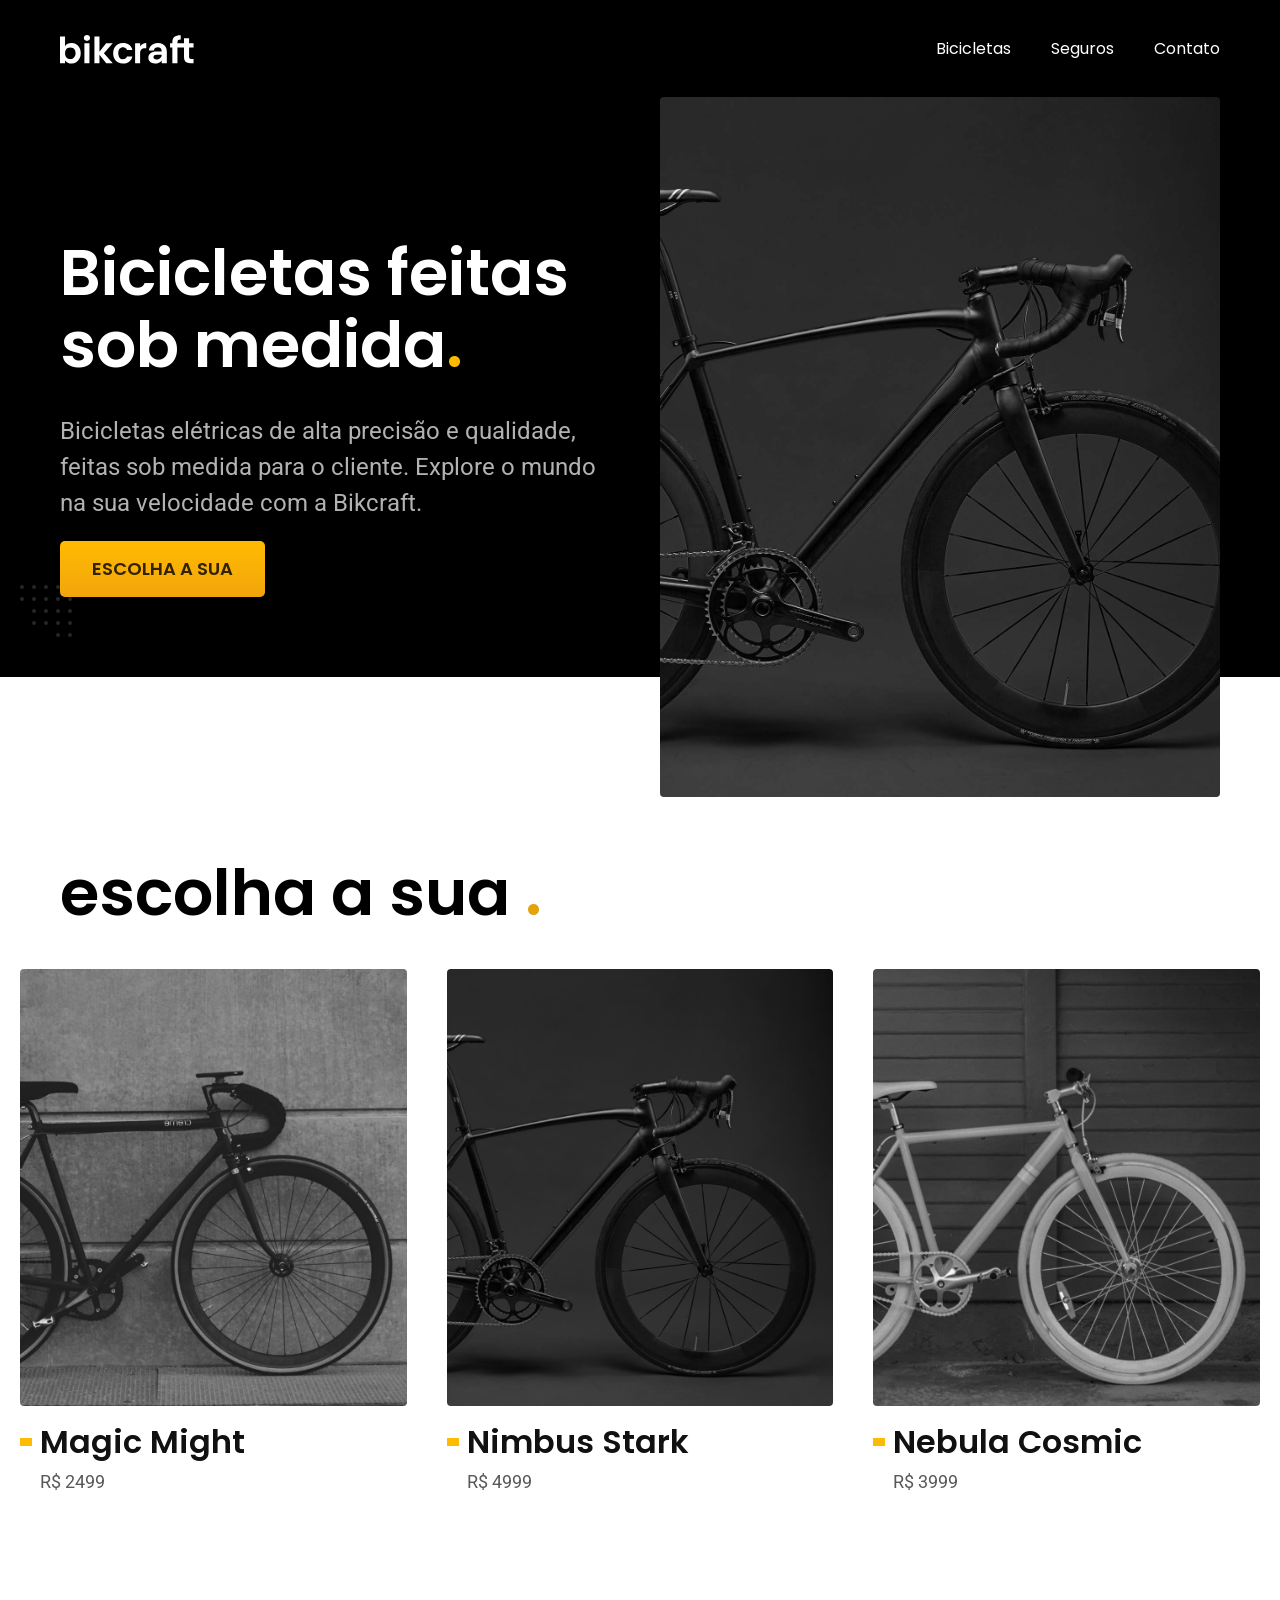
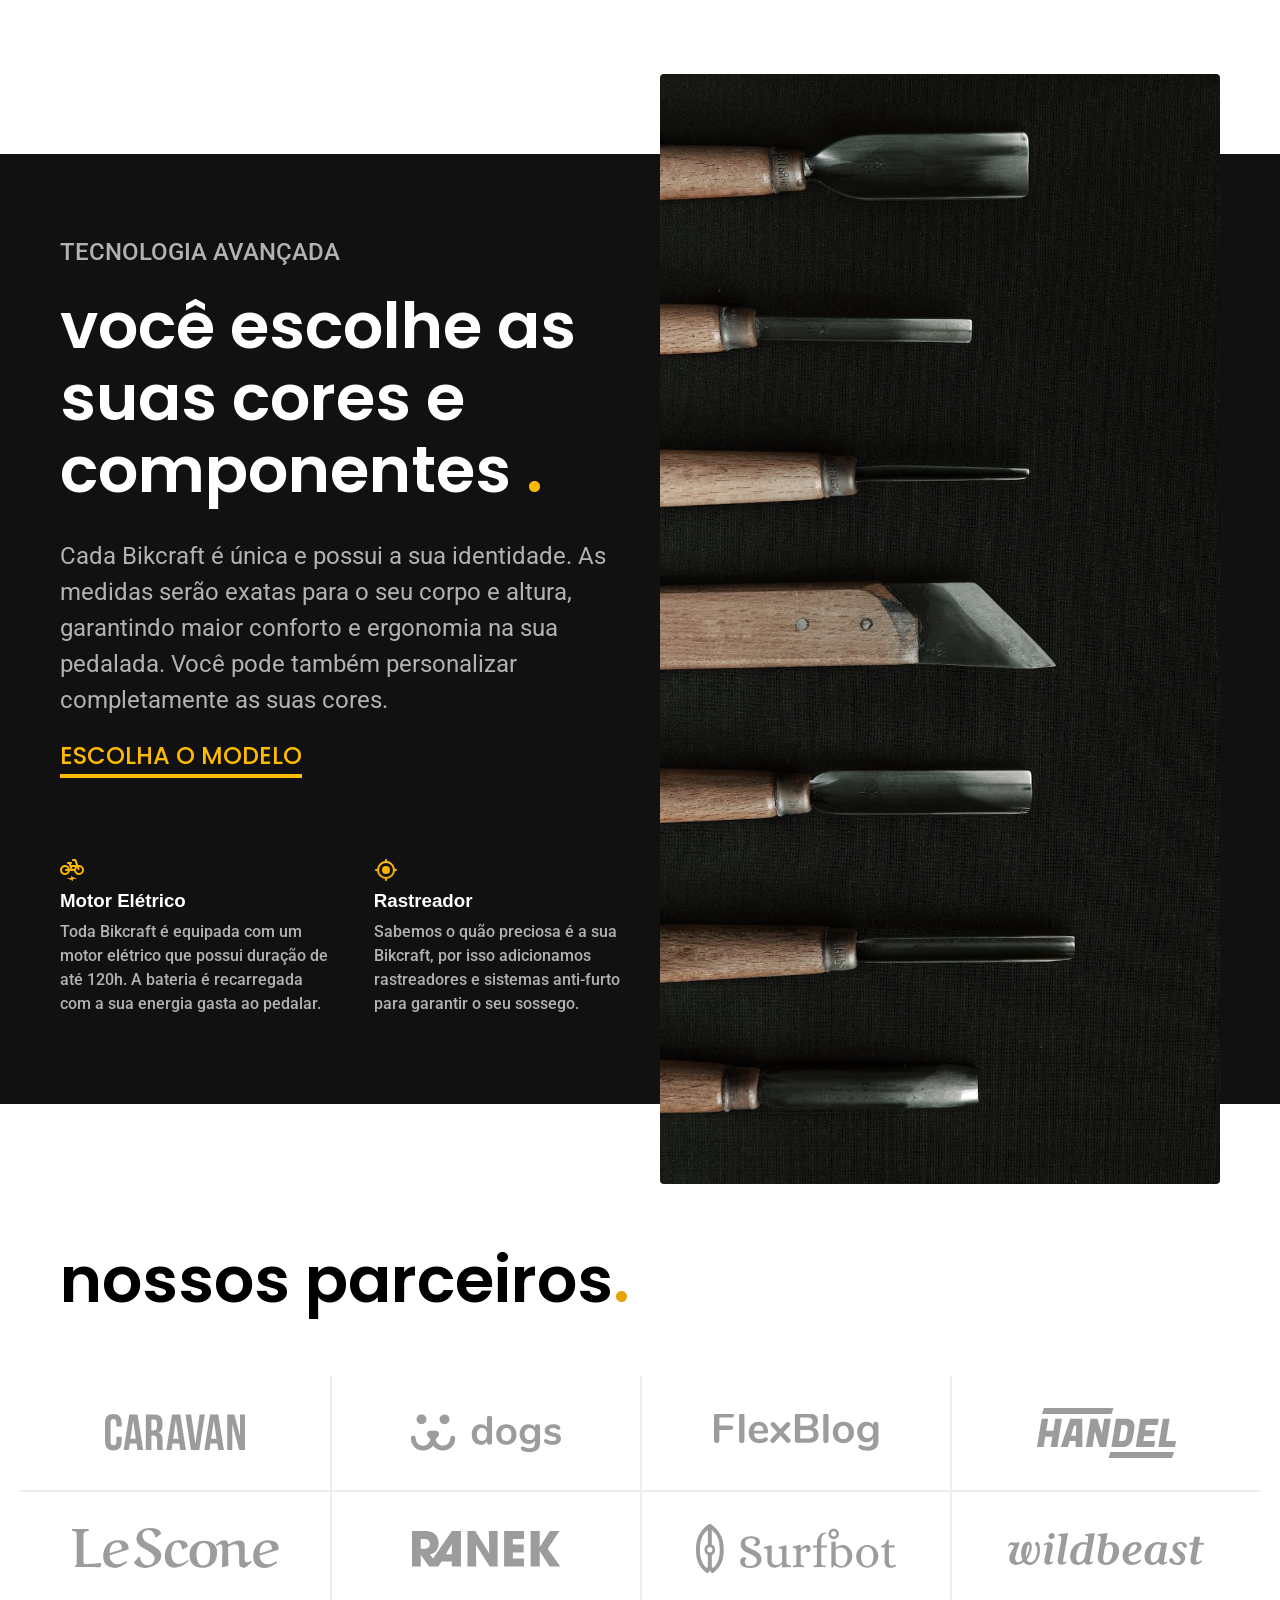
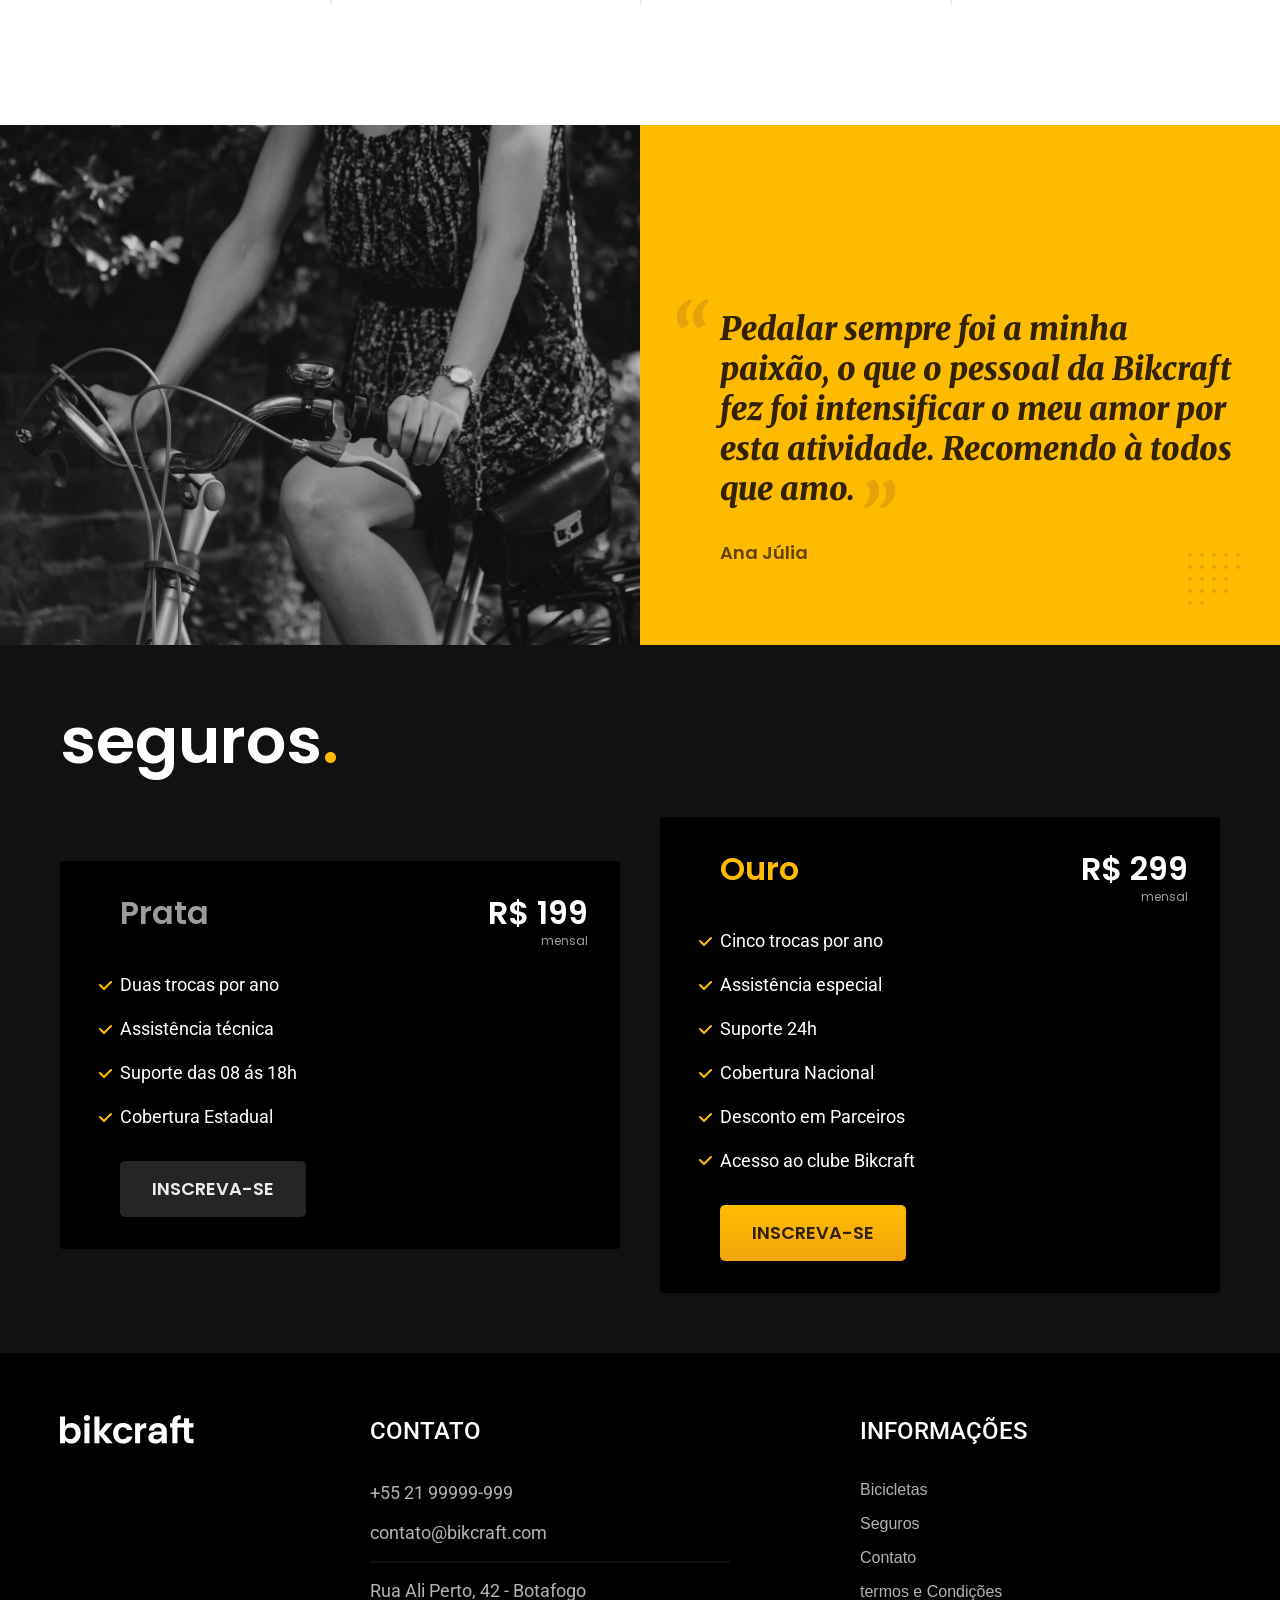
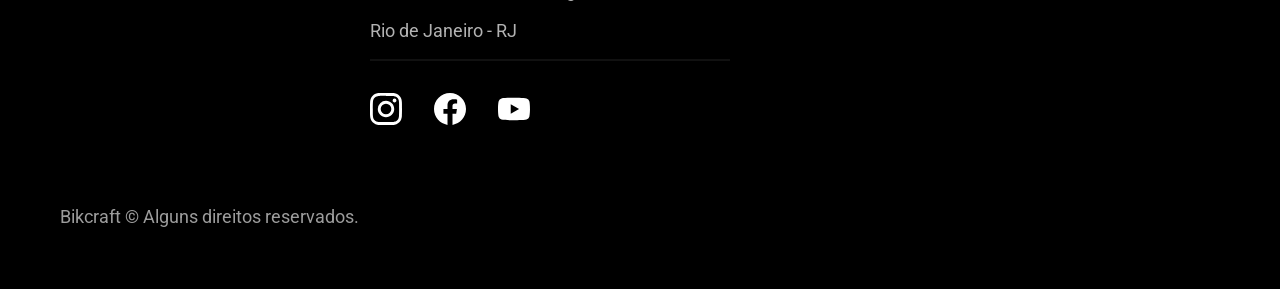
<file: index.html>
<!DOCTYPE html>
<html lang="pt-br">

<head>
    <meta charset="UTF-8">
    <meta name="viewport" content="width=device-width, initial-scale=1.0">
    <title>Bikcraft - Bicicletas Elétricas</title>
    <meta name="description" content="Bicicletas elétricas de alta precisão e qualidade,  feitas sob medida para o cliente.
     Explore o mundo na sua velocidade com a Bikcraft.">

<link rel="icon" href="./favicon 1.svg" type="image/svg+xml">
    <link rel="preload" href="./css/style.min.css" as="style">    <link rel="stylesheet" href="./css/style.min.css">

    
  <link rel="preconnect" href="https://fonts.googleapis.com">
    <link rel="preconnect" href="https://fonts.gstatic.com" crossorigin>
    <link href="https://fonts.googleapis.com/css2?family=Merriweather:ital,opsz,wght@0,18..144,300..900;1,18..144,300..900&
family=Poppins:wght@400;600&family=Roboto:wght@400;500&display=swap" rel="stylesheet">
<script>
        document.documentElement.classList.add('js');
    </script>
</head>

<body>
    <header class="header-bg">
        <div class="header container">
            <a href="./">
                <img src="./img/bikcraft.svg" width="136" height="32" alt="Bikcraft">
            </a>
            <nav aria-label="primaria">
                <ul class="header-menu font-1-m cor-0">
                    <li><a href="./bicicletas.html">Bicicletas</a></li>
                    <li><a href="./seguros.html">Seguros</a></li>
                    <li><a href="./contato.html">Contato</a></li>
                </ul>
            </nav>
        </div>
    </header>
    <main class="introducao-bg" >
        <div class="introducao container">
            <div class="introducao-conteudo">
                <h1 class="font-1-xxl cor-0 fadeInDown" data-anime="200">Bicicletas feitas sob medida<span class="cor-14">.</span></h1>
                <p class="font-2-l cor-5 fadeInDown" data-anime="400">Bicicletas elétricas de alta precisão e qualidade, feitas sob medida para o
                    cliente.
                    Explore o mundo na sua velocidade com a Bikcraft.
                </p>
                <a class="botao fadeInDown" href="./bicicletas.html" data-anime="600">Escolha a sua</a>
            </div>
            <picture data-anime="800" class="fadeInDown">
                <source media="(max-width: 800px)" srcset="./img/bicicletas/nimbus.jpg">
                <img src="./img/fotos/introducao.jpg" width="1280" height="1600" alt="Bicicleta elétrica preta">
            </picture>
          
        </div>
    </main>

    <article class="bicicletas-lista">
        <h2 class="font-1-xxl cor-12 container">escolha a sua<span class="cor-14">
                .</span></h2>

        <ul>
            <li>
                <a href="./bicicletas/magic.html">
                    <img src="./img/bicicletas/magic-home.jpg" alt="Bicicleta Preta">
                    <h3 class="font-1-xl">Magic Might</h3>
                </a>
                <span class="font-2-m cor-8">R$ 2499</span>
            </li>
            <li>
                <a href="./bicicletas/nimbus.html">
                    <img src="./img/bicicletas/nimbus-home.jpg" alt="Bicicleta Cinza">
                    <h3 class="font-1-xl">Nimbus Stark</h3>
                </a>
                <span class="font-2-m cor-8">R$ 4999</span>
            </li>
            <li>
                <a href="./bicicletas/nebula.html">
                    <img src="./img/bicicletas/nebula-home.jpg" alt="Bicicleta Branca">
                    <h3 class="font-1-xl">Nebula Cosmic</h3>
                </a>
                <span class="font-2-m cor-8">R$ 3999</span>
            </li>
        </ul>
    </article>
    <article class="tecnologia-bg">
        <div class="tecnologia container">
            <div class="tecnologia-conteudo">
                <span class="font-2-l-b cor-5">Tecnologia Avançada</span>
                <h2 class="font-1-xxl cor-0"> você escolhe as suas cores e componentes <span class="cor-13">.</span>
                </h2>
                <p class="font-2-l cor-5">Cada Bikcraft é única e possui a sua identidade. As medidas serão exatas para
                    o
                    seu
                    corpo e altura, garantindo maior conforto e ergonomia na sua pedalada.
                    Você pode também personalizar completamente as suas cores.</p>

                <a class="link " href="./bicicletas.html">Escolha o modelo</a>
                <div class="tecnologia-vantagens">
                    <div>
                        <img src="./img/icones/eletrica.svg" alt="">
                        <h3 class="font-1-m cor-0">Motor Elétrico</h3>
                        <p class="font-2-s cor-5">Toda Bikcraft é equipada com um motor elétrico que possui duração de
                            até 120h.
                            A bateria é recarregada com a sua energia gasta ao pedalar.</p>
                    </div>
                    <div>
                        <img src="./img/icones/rastreador.svg" alt="">
                        <h3 class="font-1-m cor-0">Rastreador</h3>
                        <p class="font-2-s cor-5">Sabemos o quão preciosa é a sua Bikcraft, por isso adicionamos
                            rastreadores e sistemas anti-furto para garantir o seu sossego.
                        </p>
                    </div>
                </div>
            </div>
            <div class="tecnologia-imagem">
                <img src="./img/fotos/tecnologia.jpg" alt="">
            </div>
        </div>
    </article>
    <section class="parceiros" aria-label="Nossos parceiros">
        <h2 class="font-1-xxl cor-12 container">nossos parceiros<span class="cor-14">.</span></h2>

        <ul>
            <li><img src="./img/parceiros/caravan.svg" alt=""></li>
            <li><img src="./img/parceiros/dogs.svg" alt=""></li>
            <li><img src="./img/parceiros/flexblog.svg" alt=""></li>
            <li><img src="./img/parceiros/handel.svg" alt=""></li>
            <li><img src="./img/parceiros/lescone.svg" alt=""></li>
            <li><img src="./img/parceiros/ranek.svg" alt=""></li>
            <li><img src="./img/parceiros/surfbot.svg" alt=""></li>
            <li><img src="./img/parceiros/wildbeast.svg" alt=""></li>
        </ul>
    </section>
    <section class="depoimento" aria-label="Depoimento">
        <div>
            <img src="./img/fotos/depoimento.jpg" alt="Pessoa pedalando">
        </div>
        <div class="depoimento-conteudo">
            <blockquote class="font-1-xl cor-17">
                <p>Pedalar sempre foi a minha paixão, o que o pessoal da Bikcraft
                    fez foi intensificar o meu amor por esta atividade. Recomendo à todos que amo.</p>
            </blockquote>
            <span class="font-1-m-b cor-16">Ana Júlia</span>
        </div>
    </section>

    <article class="seguros-bg">
        <div class="seguros container">
            <h2 class="font-1-xxl cor-0">seguros<span class="cor-13">.</span>
            </h2>
            <div class="seguros-item">
                <h3 class="font-1-xl cor-6">Prata</h3>
                <span class="font-1-xl cor-0">R$ 199
                    <span class="font-1-xs cor-6">mensal</span></span>
                <ul class="font-2-m cor-0">
                    <li>Duas trocas por ano</li>
                    <li>Assistência técnica</li>
                    <li>Suporte das 08 ás 18h</li>
                    <li>Cobertura Estadual</li>
                </ul>
                <a class="botao secundario" href="./orcamento.html ">Inscreva-se</a>
            </div>
            <div class="seguros-item">
                <h3 class="font-1-xl cor-13">Ouro</h3>
                <span class="font-1-xl cor-0">R$ 299
                    <span class="font-1-xs cor-6">mensal</span></span>
                <ul class="font-2-m cor-0">
                    <li>Cinco trocas por ano</li>
                    <li>Assistência especial</li>
                    <li>Suporte 24h</li>
                    <li>Cobertura Nacional</li>
                    <li>Desconto em Parceiros</li>
                    <li>Acesso ao clube Bikcraft</li>
                </ul>
                <a class="botao " href="./orcamento.html ">Inscreva-se</a>
            </div>
        </div>
    </article>
    <footer class="footer-bg">
        <div class="footer container">
            <img src="./img/bikcraft.svg" alt="Bikcraft">
            <div class="footer-contato">
                <h3 class="font-2-l-b cor-0">Contato</h3>
                <ul class="cor-5 font-2-m">
                    <li><a href=" tel:+552199999999">+55 21 99999-999</a></li>
                    <li><a href="mailto:contato@bikcraft.com">contato@bikcraft.com</a></li>
                    <li>Rua Ali Perto, 42 - Botafogo</li>
                    <li>Rio de Janeiro - RJ</li>
                </ul>
                <div class="footer-redes">
                    <a href=""><img src="./img/redes/instagram.svg" alt="Instagram"></a>
                    <a href=""><img src="./img/redes/facebook.svg" alt="Facebook"></a>
                    <a href=""><img src="./img/redes/youtube.svg" alt="Youtube"></a>
                </div>
            </div>
            <div class="footer-informacoes">
                <h3 class="font-2-l-b cor-0">Informações</h3>
                <nav>
                    <ul class="font-l-m cor-5">
                        <li><a href="./bicicletas.html">Bicicletas</a></li>
                        <li><a href="./seguros.html">Seguros</a></li>
                        <li><a href="./contato.html">Contato</a></li>
                        <li><a href="./termos.html">termos e Condições</a></li>
                    </ul>
                </nav>
            </div>
            <p class="footer-copy font-2-m cor-6">Bikcraft © Alguns direitos reservados.</p>
        </div>

    </footer>
<script src="./plugins/simple-anime.js""></script>
<script src="./js/script.js"></script>
</body>



</html>
</file>
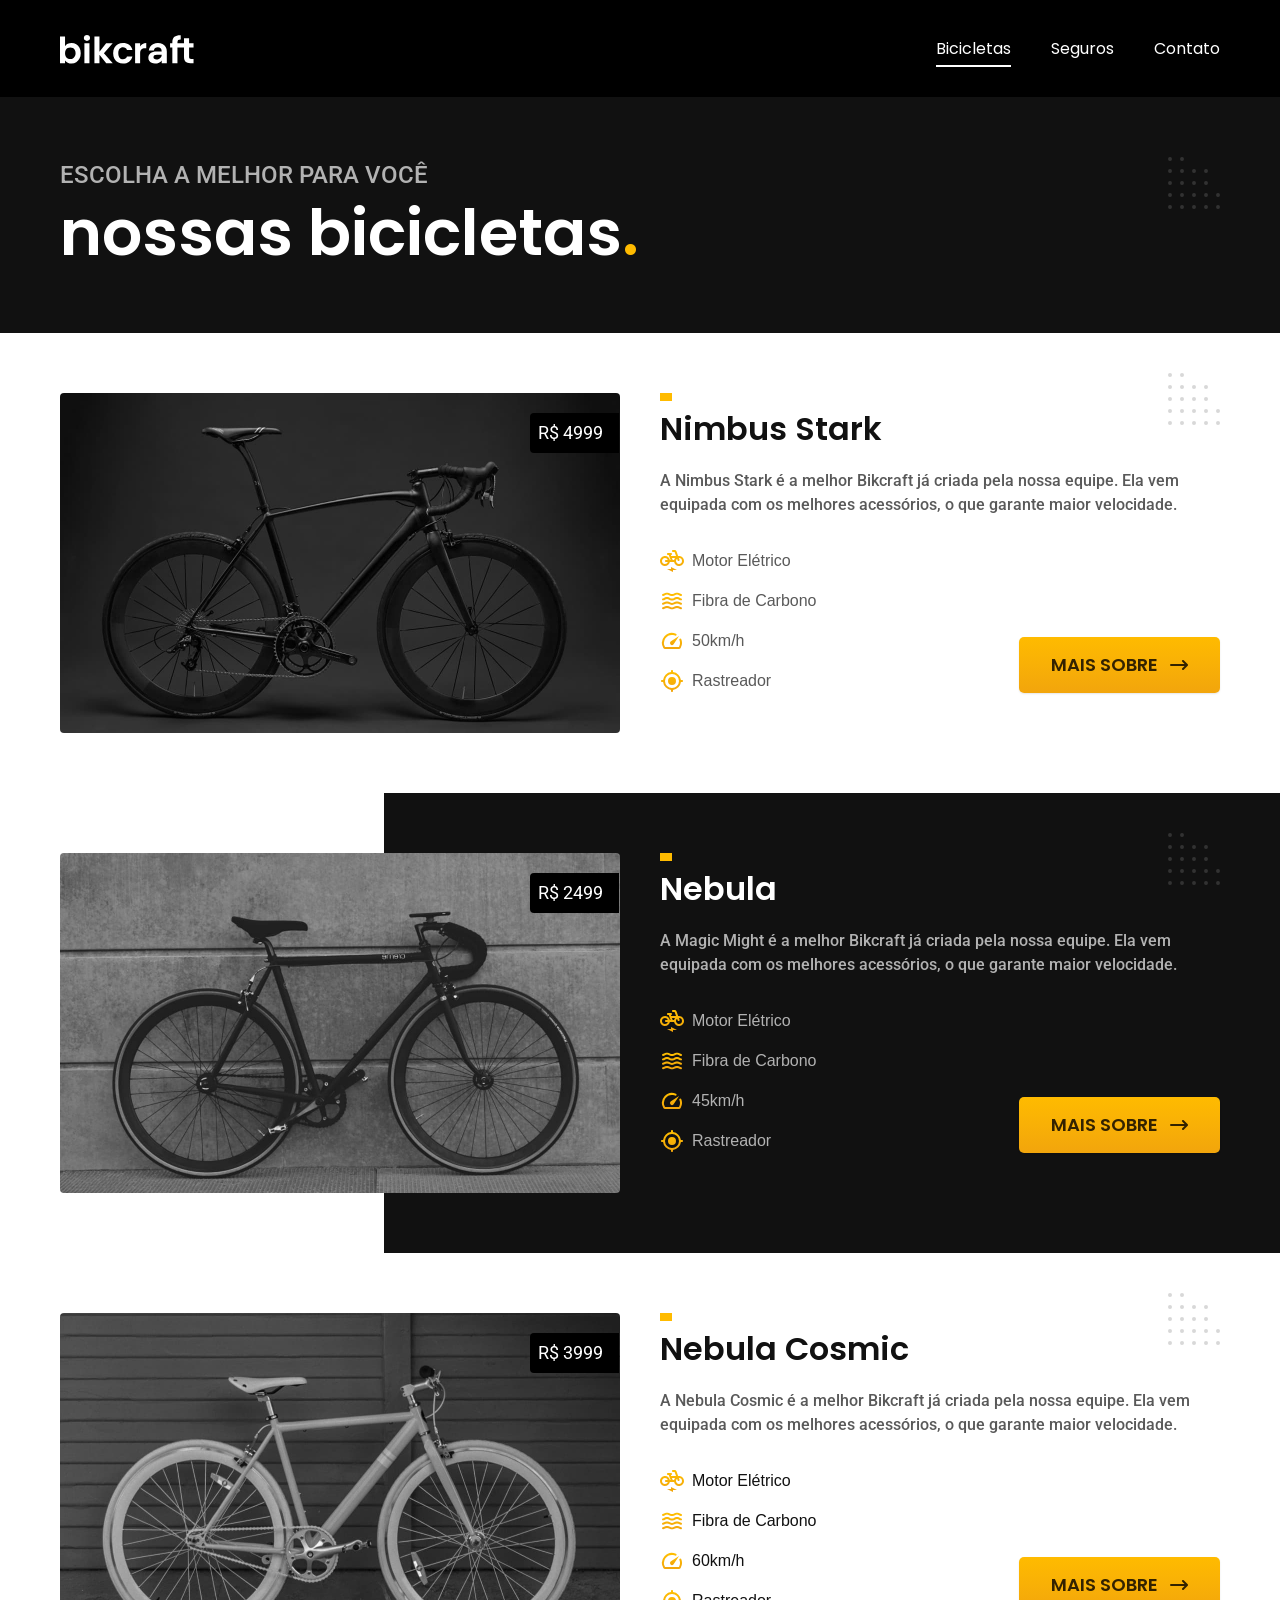
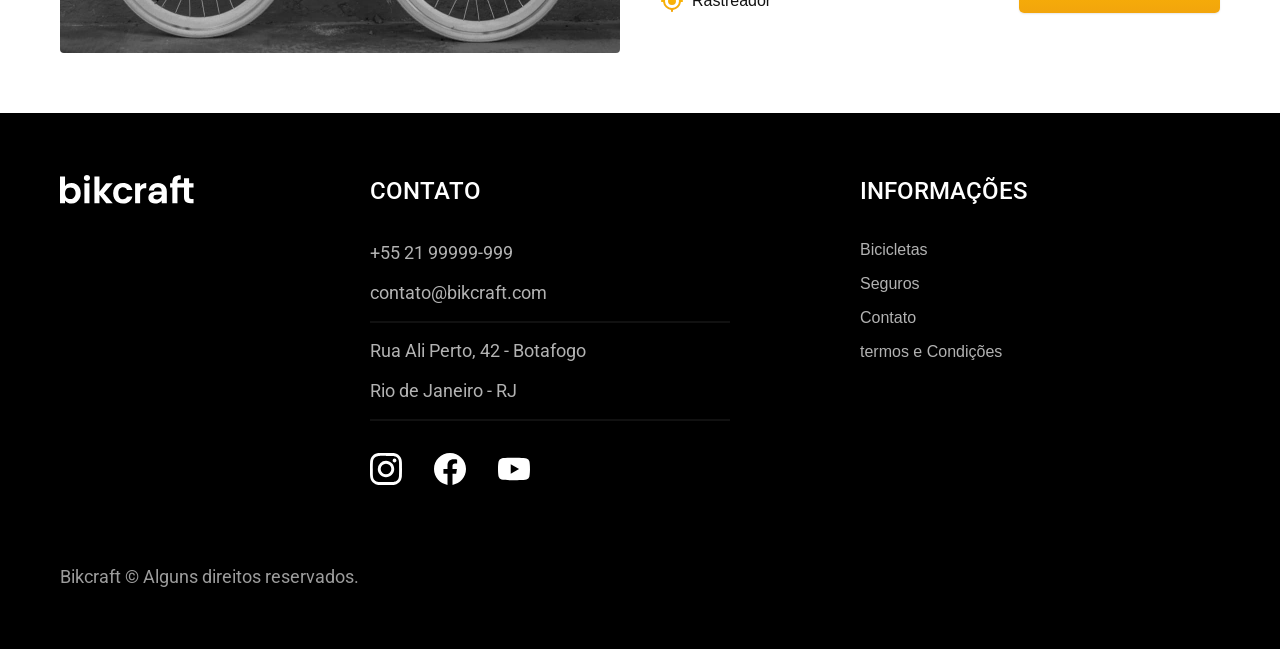
<file: bicicletas.html>
<!DOCTYPE html>
<html lang="en">

<head>
    <meta charset="UTF-8">
    <meta name="viewport" content="width=device-width, initial-scale=1.0">
    <title>Bicicletas</title>
    <meta name="description" content="Nossas bicicletas">
<link rel="preload" href="./css/style.min.css" as="style">
    <link rel="stylesheet" href="./css/style.min.css">


    <link rel="preconnect" href="https://fonts.googleapis.com">
    <link rel="preconnect" href="https://fonts.gstatic.com" crossorigin>
    <link href="https://fonts.googleapis.com/css2?family=Merriweather:ital,opsz,wght@0,18..144,300..900;1,18..144,300..900&
family=Poppins:wght@400;600&family=Roboto:wght@400;500&display=swap" rel="stylesheet">
  <link rel="preconnect" href="https://fonts.googleapis.com">
    <link rel="preconnect" href="https://fonts.gstatic.com" crossorigin>
    <link href="https://fonts.googleapis.com/css2?family=Merriweather:ital,opsz,wght@0,18..144,300..900;1,18..144,300..900&
family=Poppins:wght@400;600&family=Roboto:wght@400;500&display=swap" rel="stylesheet">
<script>
        document.documentElement.classList.add('js');
    </script>
</head>

<body id="bicicletas">
    <header class="header-bg">
        <div class="header container">
            <a href="./">
                <img src="./img/bikcraft.svg" alt="Bikcraft">
            </a>
            <nav aria-label="primaria">
                <ul class="header-menu font-1-m cor-0">
                    <li><a href="./bicicletas.html">Bicicletas</a></li>
                    <li><a href="./seguros.html">Seguros</a></li>
                    <li><a href="./contato.html">Contato</a></li>
                </ul>
            </nav>
        </div>
    </header>

    <main>
        <div class="titulo-bg">
            <div class="titulo container">
                <p class="font-2-l-b cor-5">Escolha a melhor para você</p>
                <h1 class="font-1-xxl cor-0">nossas bicicletas<span class="cor-13">.</span>
                </h1>
            </div>
        </div>

            <div class="bicicletas container">
                <div class="bicicletas-imagem">
                    <img src="./img/bicicletas/nimbus.jpg" alt="Bicicleta preta">
                    <span class="font-2-m cor-0">R$ 4999</span>
                </div>
                <div class="bicicletas-conteudo">
                    <h2 class="font-1-xl">Nimbus Stark</h2>
                    <p class="font-2-s cor-8">A Nimbus Stark é a melhor Bikcraft já criada pela nossa equipe.
                        Ela vem equipada com os melhores acessórios, o que garante maior velocidade.
                    </p>
                    <ul class="font-1-m cor-8">
                        <li>
                            <img src="./img/icones/eletrica.svg" alt="">
                            <p>Motor Elétrico</p>
                        </li>
                        <li>
                            <img src="./img/icones/carbono.svg" alt="">
                            <p>Fibra de Carbono</p>
                        </li>
                        <li>
                            <img src="./img/icones/velocidade.svg" alt="">
                            <p>50km/h</p>
                        </li>
                        <li>
                            <img src="./img/icones/rastreador.svg" alt="">
                            <p>Rastreador</p>
                        </li>
                    </ul>
                    <a class="botao seta" href="./bicicletas/nimbus.html">Mais Sobre</a>
                </div>
            </div>

        <div class="bicicletas-bg">
            <div class="bicicletas container">
                <div class="bicicletas-imagem">
                    <img src="./img/bicicletas/magic.jpg" alt="Bicicleta preta">
                    <span class="font-2-m cor-0">R$ 2499</span>
                </div>
                <div class="bicicletas-conteudo">
                    <h2 class="font-1-xl cor-0">Nebula</h2>
                    <p class="font-2-s cor-5">A Magic Might é a melhor Bikcraft já criada pela nossa equipe.
                        Ela vem equipada com os melhores acessórios, o que garante maior velocidade.
                    </p>
                    <ul class="font-1-m cor-5">
                        <li>
                            <img src="./img/icones/eletrica.svg" alt="">
                            <p>Motor Elétrico</p>
                        </li>
                        <li>
                            <img src="./img/icones/carbono.svg" alt="">
                            <p>Fibra de Carbono</p>
                        </li>
                        <li>
                            <img src="./img/icones/velocidade.svg" alt="">
                            <p>45km/h</p>
                        </li>
                        <li>
                            <img src="./img/icones/rastreador.svg" alt="">
                            <p>Rastreador</p>
                        </li>
                    </ul>
                      <a class="botao seta" href="./bicicletas/magic.html">Mais Sobre</a>
                </div>
            </div>
        </div>

            <div class="bicicletas container">
                <div class="bicicletas-imagem">
                    <img src="./img/bicicletas/nebula.jpg" alt="Bicicleta preta">
                    <span class="font-2-m cor-0">R$ 3999</span>
                </div>
                <div class="bicicletas-conteudo">
                    <h2 class="font-1-xl">Nebula Cosmic</h2>
                    <p class="font-2-s cor-8">A Nebula Cosmic é a melhor Bikcraft já criada pela nossa equipe.
                        Ela vem equipada com os melhores acessórios, o que garante maior velocidade.
                    </p>
                    <ul>
                        <li>
                            <img src="./img/icones/eletrica.svg" alt="">
                            <p>Motor Elétrico</p>
                        </li>
                        <li>
                            <img src="./img/icones/carbono.svg" alt="">
                            <p>Fibra de Carbono</p>
                        </li>
                        <li>
                            <img src="./img/icones/velocidade.svg" alt="">
                            <p>60km/h</p>
                        </li>
                        <li>
                            <img src="./img/icones/rastreador.svg" alt="">
                            <p>Rastreador</p>
                        </li>
                    </ul>
                      <a class="botao seta" href="./bicicletas/nebula.html">Mais Sobre</a>
                </div>
            </div>

    </main>
    <footer class="footer-bg">
        <div class="footer container">
            <img src="./img/bikcraft.svg" alt="Bikcraft">
            <div class="footer-contato">
                <h3 class="font-2-l-b cor-0">Contato</h3>
                <ul class="cor-5 font-2-m">
                    <li><a href=" tel:+552199999999">+55 21 99999-999</a></li>
                    <li><a href="mailto:contato@bikcraft.com">contato@bikcraft.com</a></li>
                    <li>Rua Ali Perto, 42 - Botafogo</li>
                    <li>Rio de Janeiro - RJ</li>
                </ul>
                <div class="footer-redes">
                    <a href=""><img src="./img/redes/instagram.svg" alt="Instagram"></a>
                    <a href=""><img src="./img/redes/facebook.svg" alt="Facebook"></a>
                    <a href=""><img src="./img/redes/youtube.svg" alt="Youtube"></a>
                </div>
            </div>
            <div class="footer-informacoes">
                <h3 class="font-2-l-b cor-0">Informações</h3>
                <nav>
                    <ul class="font-l-m cor-5">
                        <li><a href="./bicicletas.html">Bicicletas</a></li>
                        <li><a href="./seguros.html">Seguros</a></li>
                        <li><a href="./contato.html">Contato</a></li>
                        <li><a href="./termos.html">termos e Condições</a></li>
                    </ul>
                </nav>
            </div>
            <p class="footer-copy font-2-m cor-6">Bikcraft © Alguns direitos reservados.</p>
        </div>
    </footer>
<script src="./js/script.js"></script>
</body>

</html>
</file>
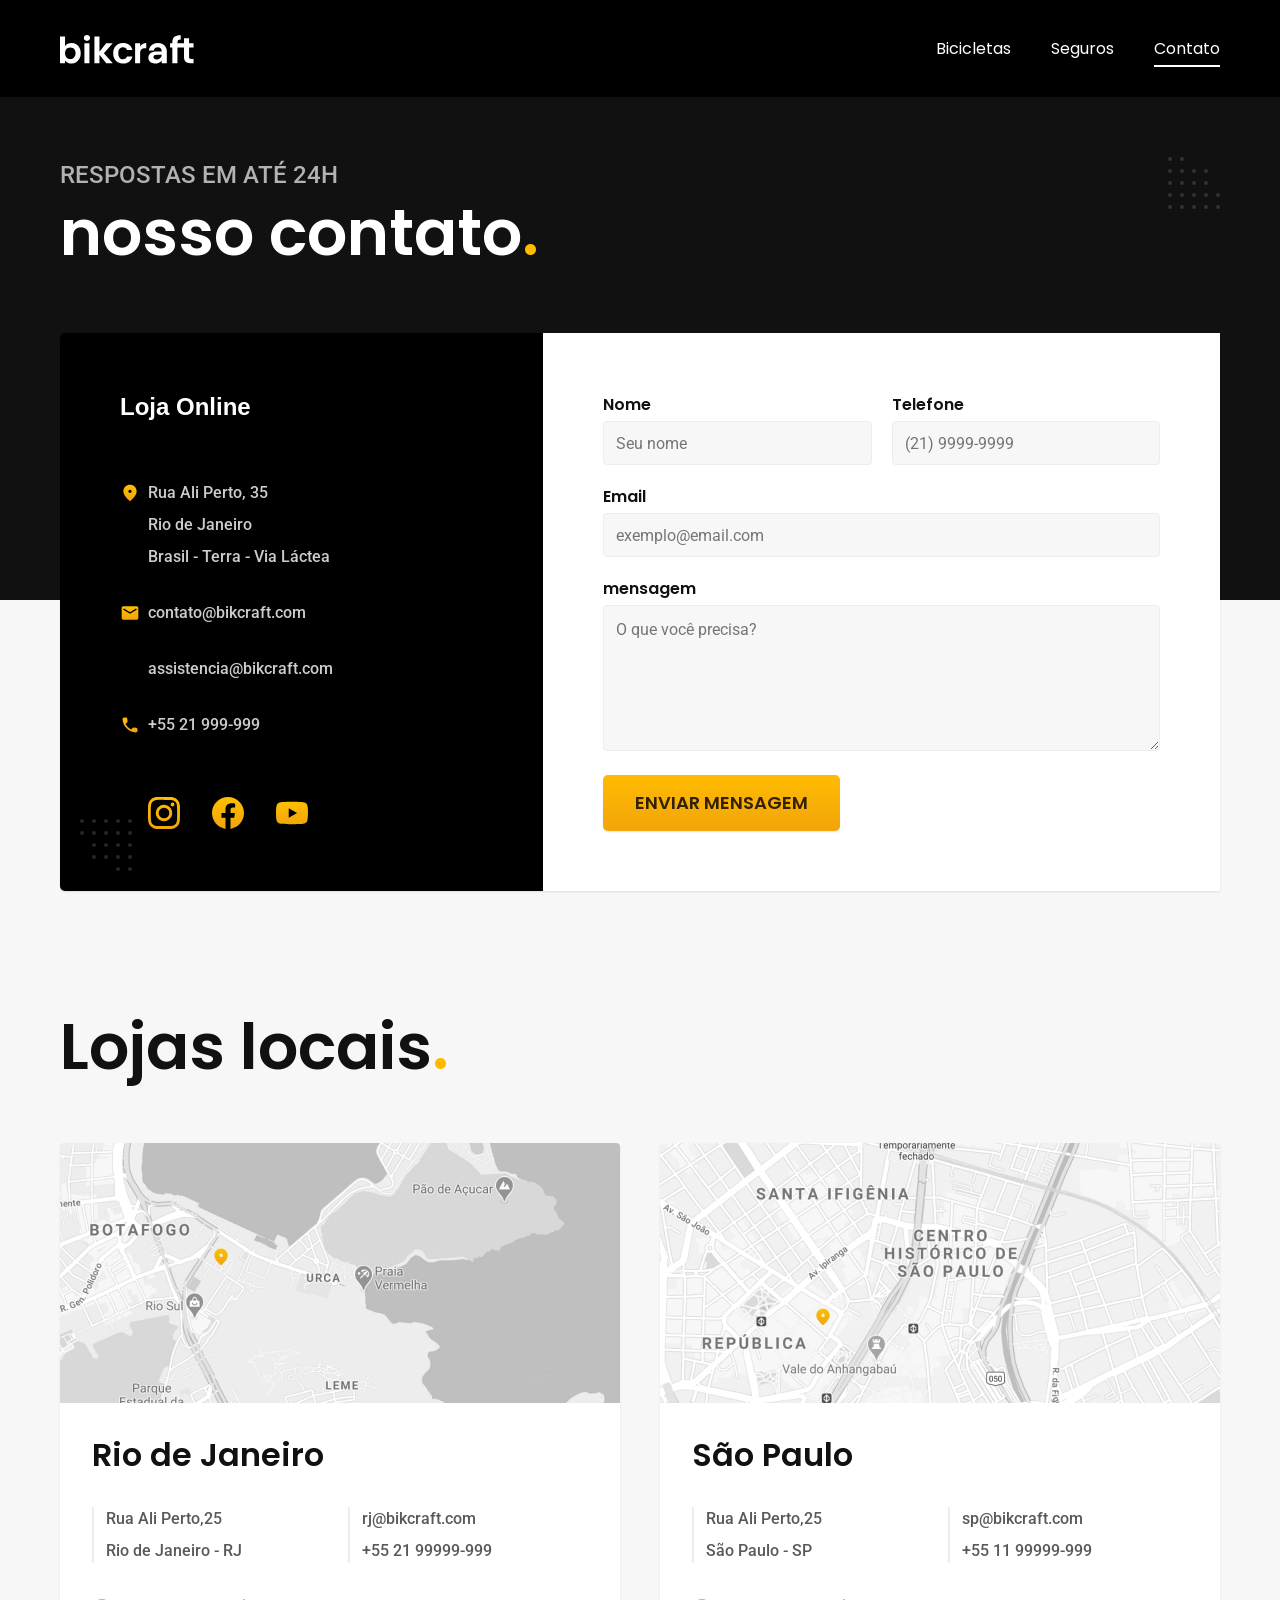
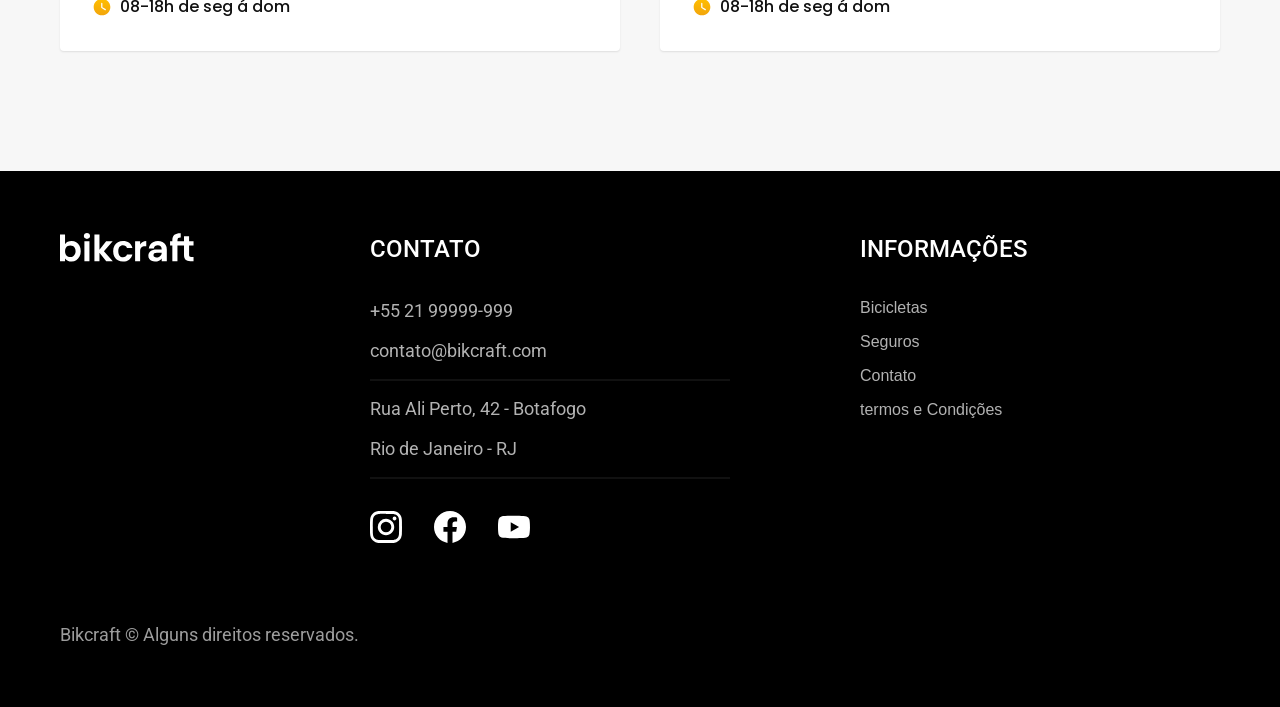
<file: contato.html>
<!DOCTYPE html>
<html lang="en">

<head>
    <meta charset="UTF-8">
    <meta name="viewport" content="width=device-width, initial-scale=1.0">
    <title>Contato | Bikcraft</title>
    <meta name="description" content="Termos e Condições">
<link rel="preload" href="./css/style.min.css" as="style">
    <link rel="stylesheet" href="./css/style.min.css">


    <link rel="preconnect" href="https://fonts.googleapis.com">
    <link rel="preconnect" href="https://fonts.gstatic.com" crossorigin>
    <link href="https://fonts.googleapis.com/css2?family=Merriweather:ital,opsz,wght@0,18..144,300..900;1,18..144,300..900&
family=Poppins:wght@400;600&family=Roboto:wght@400;500&display=swap" rel="stylesheet">
  <link rel="preconnect" href="https://fonts.googleapis.com">
    <link rel="preconnect" href="https://fonts.gstatic.com" crossorigin>
    <link href="https://fonts.googleapis.com/css2?family=Merriweather:ital,opsz,wght@0,18..144,300..900;1,18..144,300..900&
family=Poppins:wght@400;600&family=Roboto:wght@400;500&display=swap" rel="stylesheet">
<script>
        document.documentElement.classList.add('js');
    </script>
</head>

<body id="contato">
    <header class="header-bg">
        <div class="header container">
            <a href="./">
                <img src="./img/bikcraft.svg" alt="Bikcraft">
            </a>
            <nav aria-label="primaria">
                <ul class="header-menu font-1-m cor-0">
                    <li><a href="./bicicletas.html">Bicicletas</a></li>
                    <li><a href="./seguros.html">Seguros</a></li>
                    <li><a href="./contato.html">Contato</a></li>
                </ul>
            </nav>
        </div>
    </header>

    <main>
        <div class="titulo-bg">
            <div class="titulo container">
                <p class="font-2-l-b cor-5">Respostas em até 24h</p>
                <h1 class="font-1-xxl cor-0">nosso contato<span class="cor-13">.</span></h1>
            </div>
        </div>

        <div class="contato container">
            <section class="contato-dados" aria-label="endereço">
                <h2 class="font-1-m cor-0">Loja Online</h2>
                <div class="contato-endereco font-2-s cor-4">
                    <p>Rua Ali Perto, 35</p>
                    <p>Rio de Janeiro</p>
                    <p>Brasil - Terra - Via Láctea</p>
                </div>
                <address class="contato-meios font-2-s cor-4">
                    <a href="mailto:contato@bikcraft.com">contato@bikcraft.com</a>
                    <a href="mailto:assistencia@bikcraft.com">assistencia@bikcraft.com</a>
                    <a href="tel:+552199999999">+55 21 999-999</a>
                </address>
                <div class="contato-redes">
                    <a href=""><img src="../img/redes/instagram-p.svg" alt="Instagram"></a>
                    <a href=""><img src="../img/redes/facebook-p.svg" alt="Facebook"></a>
                    <a href=""><img src="../img/redes/youtube-p.svg" alt="Youtube"></a>
                </div>
            </section>
            <section class="contato-formulario" aria-label="Formulário">
                <form class="form" action="./contato.html">
                    <div>
                        <label for="nome">Nome</label>
                        <input type="text" id="nome" name="nome" placeholder="Seu nome">
                    </div>
                    <div>
                        <label for="telefone">Telefone</label>
                        <input type="text" id="telefone" name="telefone" placeholder="(21) 9999-9999">
                    </div>
                    <div class="col-2">
                        <label for="email">Email</label>
                        <input type="text" id="email" name="email" placeholder="exemplo@email.com">
                    </div>
                    <div class="col-2">
                        <label for="mensagem">mensagem</label>
                        <textarea rows="5" type="text" id="mensagem" name="mensagem"
                            placeholder="O que você precisa?"></textarea>
                    </div>
                    <button class="botao col-2">Enviar Mensagem</button>
                </form>
            </section>
        </div>
    </main>

    <article class="lojas container">
        <h2 class="font-1-xxl">Lojas locais<span class="cor-13">.</span></h2>
        <div class="lojas-item">
            <img src="./img/lojas/rj.jpg" alt="mapa marcando endereço rj">
            <div class="loja-conteudo">
                <h3 class="font-1-xl">Rio de Janeiro</h3>
                <div class="loja-dados font-2-s cor-8">
                    <p>Rua Ali Perto,25</p>
                    <p>Rio de Janeiro - RJ</p>
                </div>

                <div class="loja-dados font-2-s cor-8">
                    <a href="mailto:rj@bikcraft.com">rj@bikcraft.com</a>
                    <a href="+552199999999">+55 21 99999-999</a>
                </div>
                <p class="lojas-tempo font-1-s"><img src="./img/icones/horario.svg" alt="">08-18h de seg á dom</p>
            </div>
        </div>
        <div class="lojas-item">
            <img src="./img/lojas/sp.jpg" alt="mapa marcando endereço SP">
            <div class="loja-conteudo">
                <h3 class="font-1-xl">São Paulo</h3>
                <div class="loja-dados font-2-s cor-8">
                    <p>Rua Ali Perto,25</p>
                    <p>São Paulo - SP</p>
                </div>
                <div class="loja-dados font-2-s cor-8">
                    <a href="mailto:sp@bikcraft.com">sp@bikcraft.com</a>
                    <a href="+551199999999">+55 11 99999-999</a>
                </div>
                <p class="lojas-tempo font-1-s"><img src="./img/icones/horario.svg" alt="">08-18h de seg á dom</p>
            </div>
        </div>
    </article>

    <footer class="footer-bg">
        <div class="footer container">
            <img src="../img/bikcraft.svg" alt="Bikcraft">
            <div class="footer-contato">
                <h3 class="font-2-l-b cor-0">Contato</h3>
                <ul class="cor-5 font-2-m">
                    <li><a href=" tel:+552199999999">+55 21 99999-999</a></li>
                    <li><a href="mailto:contato@bikcraft.com">contato@bikcraft.com</a></li>
                    <li>Rua Ali Perto, 42 - Botafogo</li>
                    <li>Rio de Janeiro - RJ</li>
                </ul>
                <div class="footer-redes">
                    <a href=""><img src="../img/redes/instagram.svg" alt="Instagram"></a>
                    <a href=""><img src="../img/redes/facebook.svg" alt="Facebook"></a>
                    <a href=""><img src="../img/redes/youtube.svg" alt="Youtube"></a>
                </div>
            </div>
            <div class="footer-informacoes">
                <h3 class="font-2-l-b cor-0">Informações</h3>
                <nav>
                    <ul class="font-l-m cor-5">
                        <li><a href="./bicicletas.html">Bicicletas</a></li>
                        <li><a href="./seguros.html">Seguros</a></li>
                        <li><a href="./contato.html">Contato</a></li>
                        <li><a href="./termos.html">termos e Condições</a></li>
                    </ul>
                </nav>
            </div>
            <p class="footer-copy font-2-m cor-6">Bikcraft © Alguns direitos reservados.</p>
        </div>
    </footer>
<script src="./js/script.js"></script>
</body>

</html>
</file>
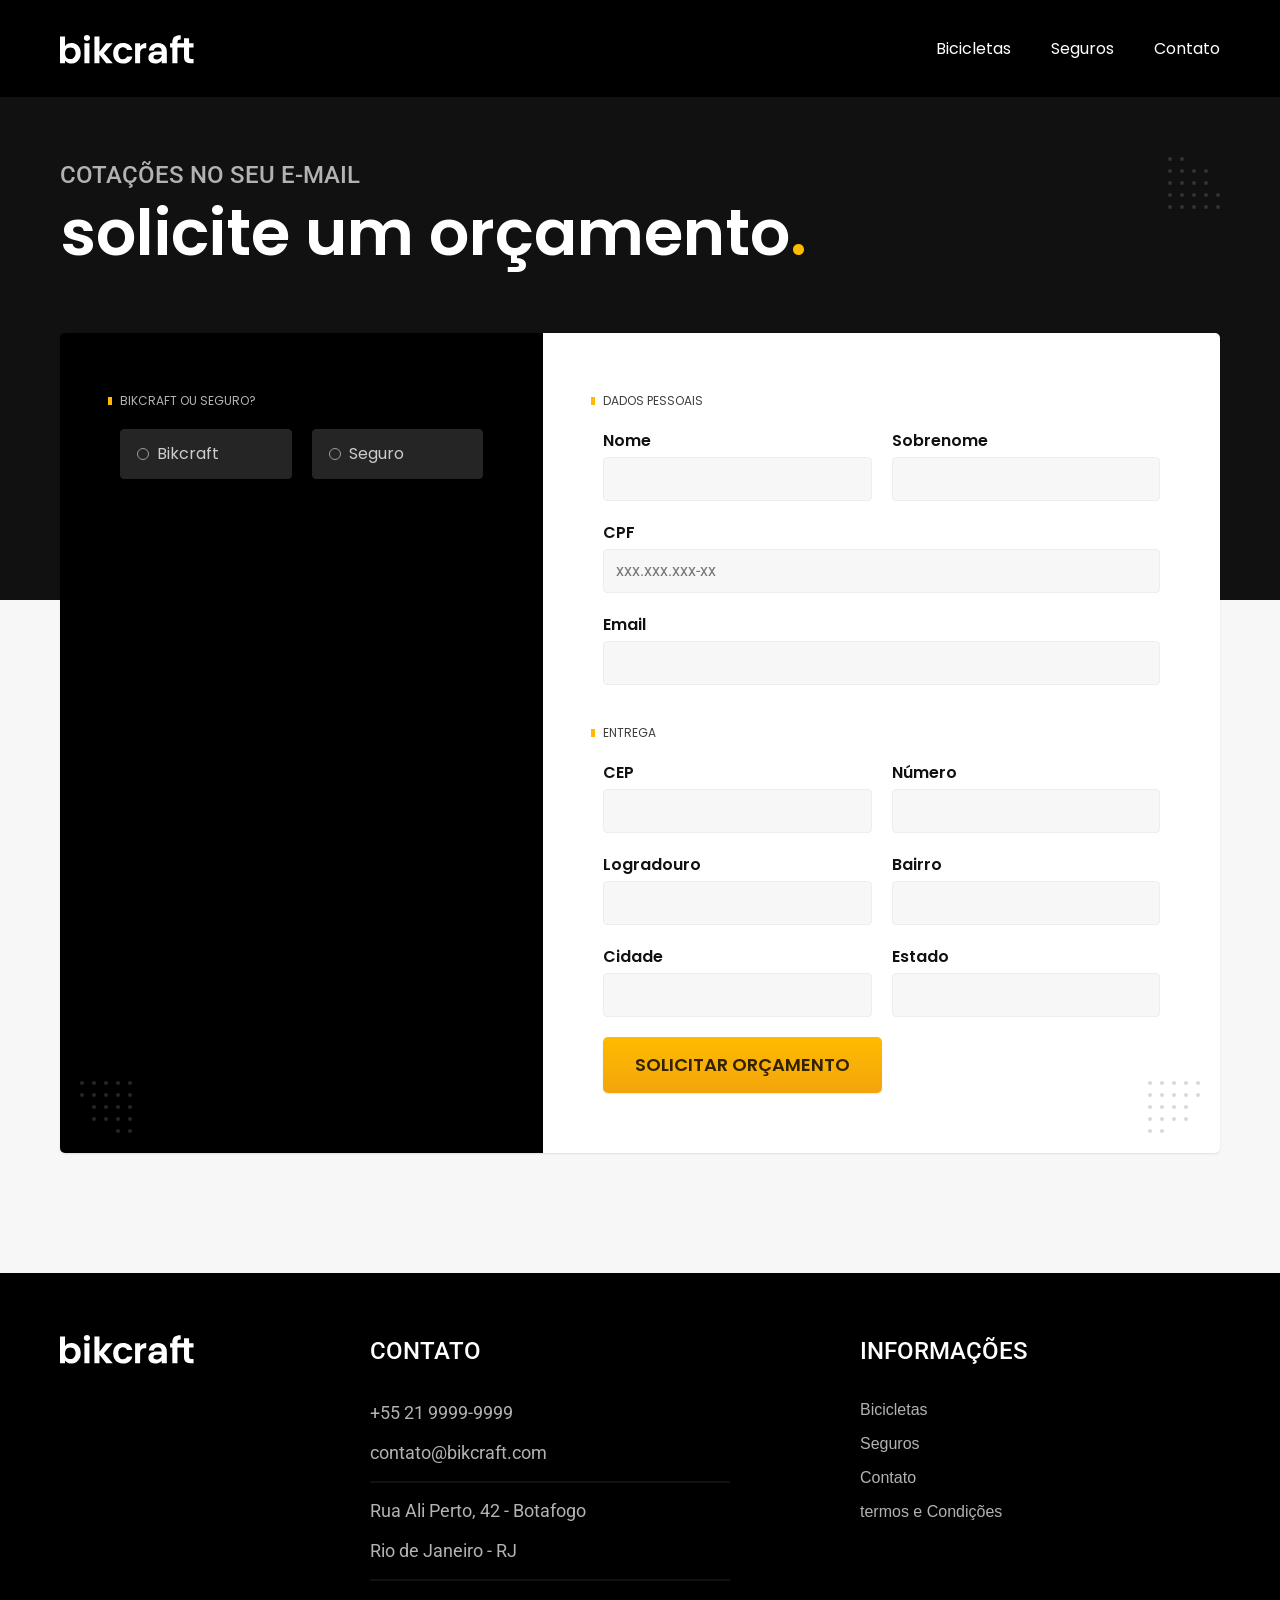
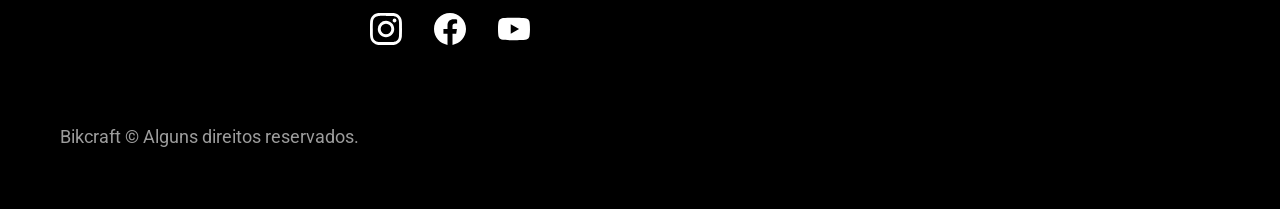
<file: orcamento.html>
<!DOCTYPE html>
<html lang="pt-br">

<head>
    <meta charset="UTF-8">
    <meta name="viewport" content="width=device-width, initial-scale=1.0">
    <title>Orçamento | Bikcraft</title>
    <meta name="description" content="Orçamento.">

<link rel="icon" href="./favicon 1.svg" type="image/svg+xml">
    <link rel="preload" href="./css/style.min.css" as="style"><link rel="preload" href="./css/style.min.css" as="style">
    <link rel="stylesheet" href="./css/style.min.css">
    <script>document.documentElement.classList.add('js');</script>

    <link rel="preconnect" href="https://fonts.googleapis.com">
    <link rel="preconnect" href="https://fonts.gstatic.com" crossorigin>
    <link href="https://fonts.googleapis.com/css2?family=Merriweather:ital,opsz,wght@0,18..144,300..900;1,18..144,300..900&
family=Poppins:wght@400;600&family=Roboto:wght@400;500&display=swap" rel="stylesheet">
  <link rel="preconnect" href="https://fonts.googleapis.com">
    <link rel="preconnect" href="https://fonts.gstatic.com" crossorigin>
    <link href="https://fonts.googleapis.com/css2?family=Merriweather:ital,opsz,wght@0,18..144,300..900;1,18..144,300..900&
family=Poppins:wght@400;600&family=Roboto:wght@400;500&display=swap" rel="stylesheet">
<script>
        document.documentElement.classList.add('js');
    </script>
</head>

<body id="orcamento">
    <header class="header-bg">
        <div class="header container">
            <a href="./">
                <img src="./img/bikcraft.svg" alt="Bikcraft">
            </a>
            <nav aria-label="primaria">
                <ul class="header-menu font-1-m cor-0">
                    <li><a href="./bicicletas.html">Bicicletas</a></li>
                    <li><a href="./seguros.html">Seguros</a></li>
                    <li><a href="./contato.html">Contato</a></li>
                </ul>
            </nav>
        </div>
    </header>

    <main>
        <div class="titulo-bg">
            <div class="titulo container">
                <p class="font-2-l-b cor-5">Cotações no seu e-mail</p>
                <h1 class="font-1-xxl cor-0">solicite um orçamento<span class="cor-13">.</span></h1>
            </div>
        </div>

        <form class="orcamento container" action="./orcamento.html">
            <div class="orcamento-produto">

                <h2 class="font-1-xs cor-5">Bikcraft ou Seguro?</h2>

                <input type="radio" name="tipo" value="bikcraft" id="bikcraft">
                <label for="bikcraft">Bikcraft</label>

                <input type="radio" name="tipo" value="seguro" id="seguro">
                <label for="seguro">Seguro</label>

                <div class="orcamento-conteudo" id="orcamento-bikcraft">
                    <h2 class="font-1-xs cor-5">Escolha a sua</h2>

                    <input type="radio" name="produto" value="nimbus" id="nimbus">
                    <label for="nimbus">Nimbus Stark <span>R$ 4999</span></label>
                    <div class="orcamento-detalhes">
                        <ul class="font-1-xs cor-8">
                            <li><img src="./img/icones/eletrica.svg" alt="">Motor Elétrico</li>
                            <li><img src="./img/icones/carbono.svg" alt="">Fibra de Carbono</li>
                            <li><img src="./img/icones/velocidade.svg" alt="">50 km/h</li>
                            <li><img src="./img/icones/rastreador.svg" alt="">Rastreado</li>
                        </ul>
                        <img src="./img/bicicletas/nimbus.jpg" alt="Bicicleta preta">
                    </div>
                    <input type="radio" name="produto" value="magic" id="magic">
                    <label for="magic">Magic Might <span>R$ 2499</span></label>
                    <div class="orcamento-detalhes">
                        <ul class="font-1-xs cor-8">
                            <li><img src="./img/icones/eletrica.svg" alt="">Motor Elétrico</li>
                            <li><img src="./img/icones/carbono.svg" alt="">Fibra de Carbono</li>
                            <li><img src="./img/icones/velocidade.svg" alt="">45 km/h</li>
                            <li><img src="./img/icones/rastreador.svg" alt="">Rastreado</li>
                        </ul>
                        <img src="./img/bicicletas/magic.jpg" alt="Bicicleta cinza">
                    </div>
                    <input type="radio" name="produto" value="nebula" id="nebula">
                    <label for="nebula">Nebula Cosmic <span>R$ 3999</span></label>
                    <div class="orcamento-detalhes">
                        <ul class="font-1-xs cor-8">
                            <li><img src="./img/icones/eletrica.svg" alt="">Motor Elétrico</li>
                            <li><img src="./img/icones/carbono.svg" alt="">Fibra de Carbono</li>
                            <li><img src="./img/icones/velocidade.svg" alt="">40 km/h</li>
                            <li><img src="./img/icones/rastreador.svg" alt="">Rastreado</li>
                        </ul>
                        <img src="./img/bicicletas/nebula.jpg" alt="Bicicleta preta">
                    </div>
                </div>

                <div class="orcamento-conteudo" id="orcamento-seguro">
                    <h2 class="font-1-xs cor-5">Escolha o Plano</h2>

                    <input type="radio" name="produto" value="prata" id="prata">
                    <label for="prata">Prata <span>R$ 199</span></label>

                    <input type="radio" name="produto" value="ouro" id="ouro">
                    <label for="ouro">Ouro <span>R$ 299</span></label>

                </div>

            </div>

            <div class="orcamento-dados form">

                <h2 class="font-1-xs cor-9 col-2">dados pessoais</h2>

                <div>
                    <label for="nome">Nome</label>
                    <input type="text" id="nome" name="nome">
                </div>

                <div>
                    <label for="sobrenome">Sobrenome</label>
                    <input type="text" id="sobrenome" name="sobrenome">
                </div>

                <div class="col-2">
                    <label for="cpf">CPF</label>
                    <input type="text" id="cpf" name="cpf" placeholder="xxx.xxx.xxx-xx">
                </div>

                <div class="col-2">
                    <label for="email">Email</label>
                    <input type="email" id="email" name="email">
                </div>

                <h2 class="font-1-xs cor-9 col-2">Entrega</h2>

                <div>
                    <label for="cep">CEP</label>
                    <input type="text" id="cep" name="cep">
                </div>

                <div>
                    <label for="numero">Número</label>
                    <input type="text" id="numero" name="numero">
                </div>

                <div>
                    <label for="logradouro">Logradouro</label>
                    <input type="text" id="logradouro" name="logradouro">
                </div>

                <div>
                    <label for="bairro">Bairro</label>
                    <input type="text" id="bairro" name="bairro">
                </div>

                <div>
                    <label for="cidade">Cidade</label>
                    <input type="text" id="cidade" name="cidade">
                </div>

                <div>
                    <label for="estado">Estado</label>
                    <input type="text" id="estado" name="estado">
                </div>

                <button class="botao col-2">Solicitar Orçamento</button>

            </div>
        </form>
    </main>

    <footer class="footer-bg">
        <div class="footer container">
            <img src="./img/bikcraft.svg" alt="Bikcraft">

            <div class="footer-contato">
                <h3 class="font-2-l-b cor-0">Contato</h3>

                <ul class="cor-5 font-2-m">
                    <li><a href="tel:+552199999999">+55 21 9999-9999</a></li>
                    <li><a href="mailto:contato@bikcraft.com">contato@bikcraft.com</a></li>
                    <li>Rua Ali Perto, 42 - Botafogo</li>
                    <li>Rio de Janeiro - RJ</li>
                </ul>

                <div class="footer-redes">
                    <a href="./"><img src="./img/redes/instagram.svg" alt="Instagram"></a>
                    <a href="./"><img src="./img/redes/facebook.svg" alt="Facebook"></a>
                    <a href="./"><img src="./img/redes/youtube.svg" alt="Youtube"></a>
                </div>
            </div>

            <div class="footer-informacoes">
                <h3 class="font-2-l-b cor-0">Informações</h3>

                <nav>
                    <ul class="font-1-m cor-5">
                        <li><a href="./bicicletas.html">Bicicletas</a></li>
                        <li><a href="./seguros.html">Seguros</a></li>
                        <li><a href="./contato.html">Contato</a></li>
                        <li><a href="./termos.html">termos e Condições</a></li>
                    </ul>
                </nav>
            </div>

            <p class="footer-copy font-2-m cor-6">Bikcraft © Alguns direitos reservados.</p>
        </div>
    </footer>
    <script src="./js/script.js"></script>
</body>

</html>
</file>
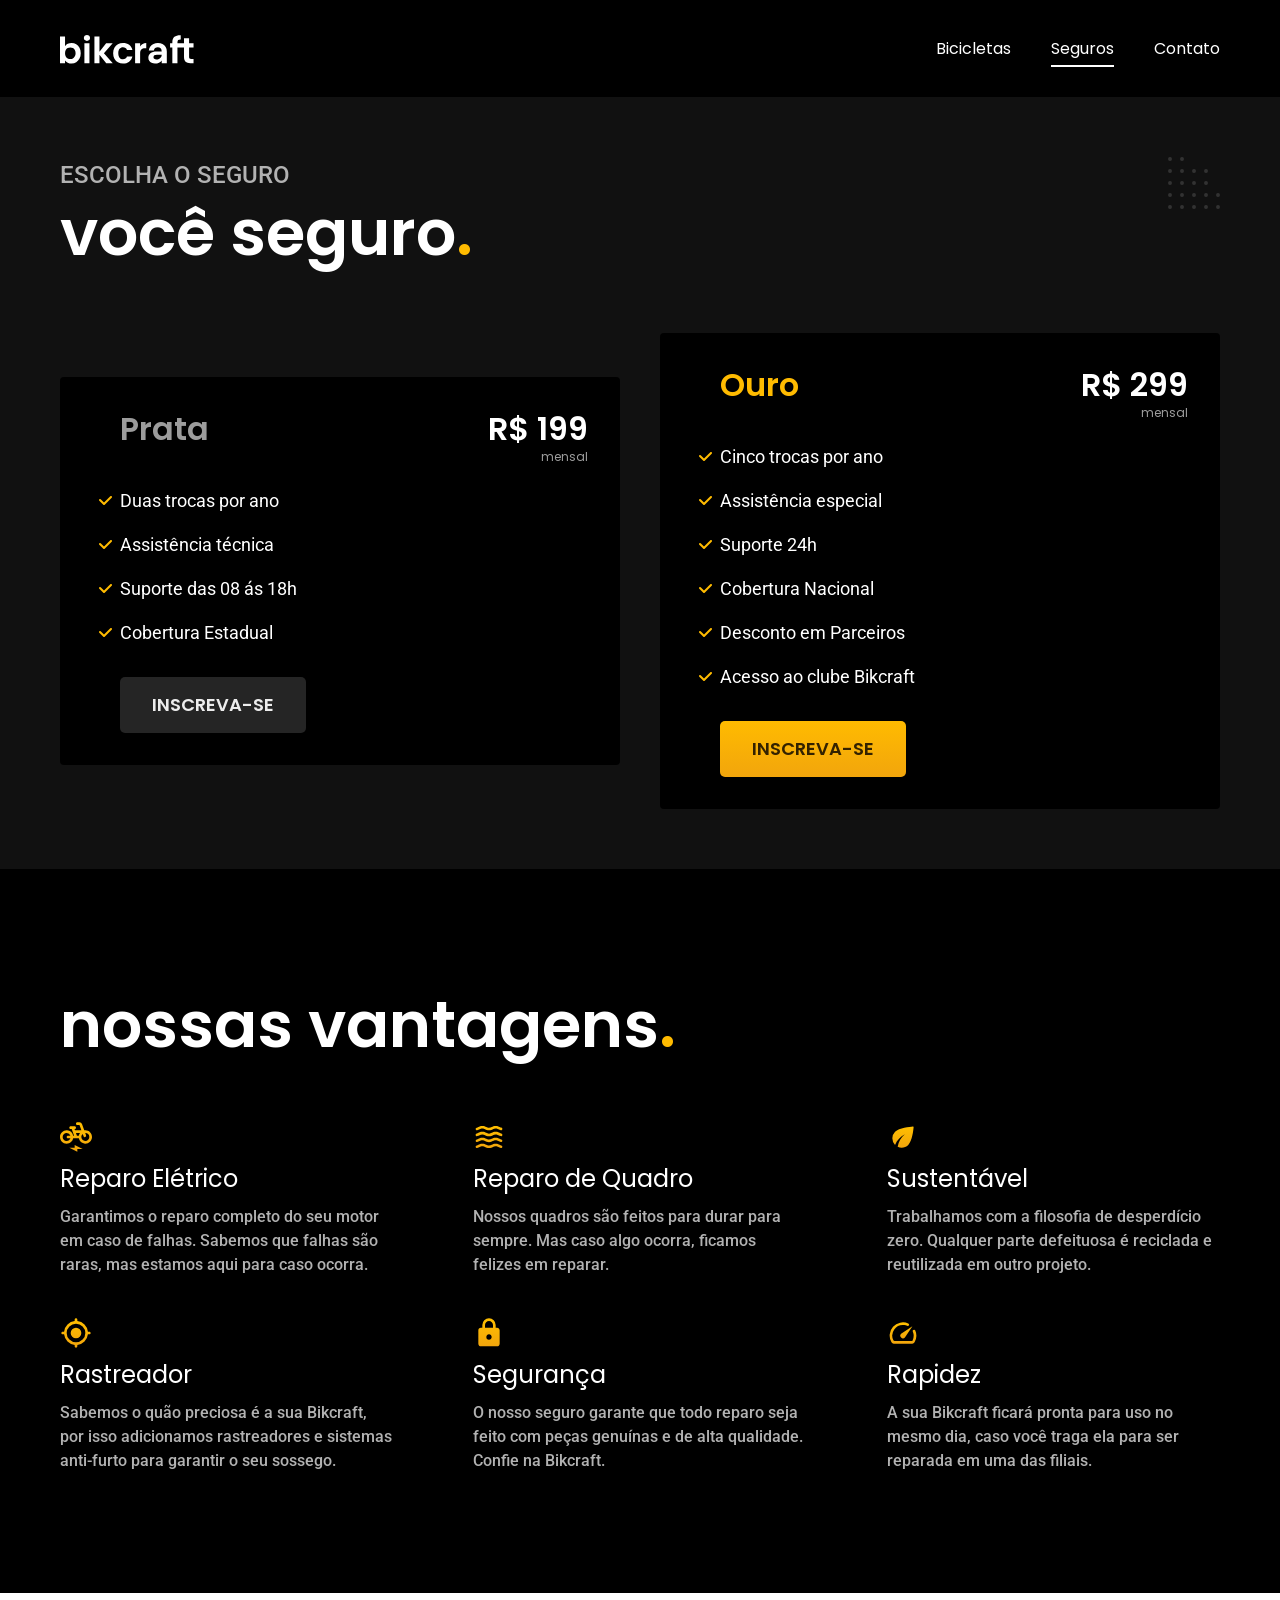
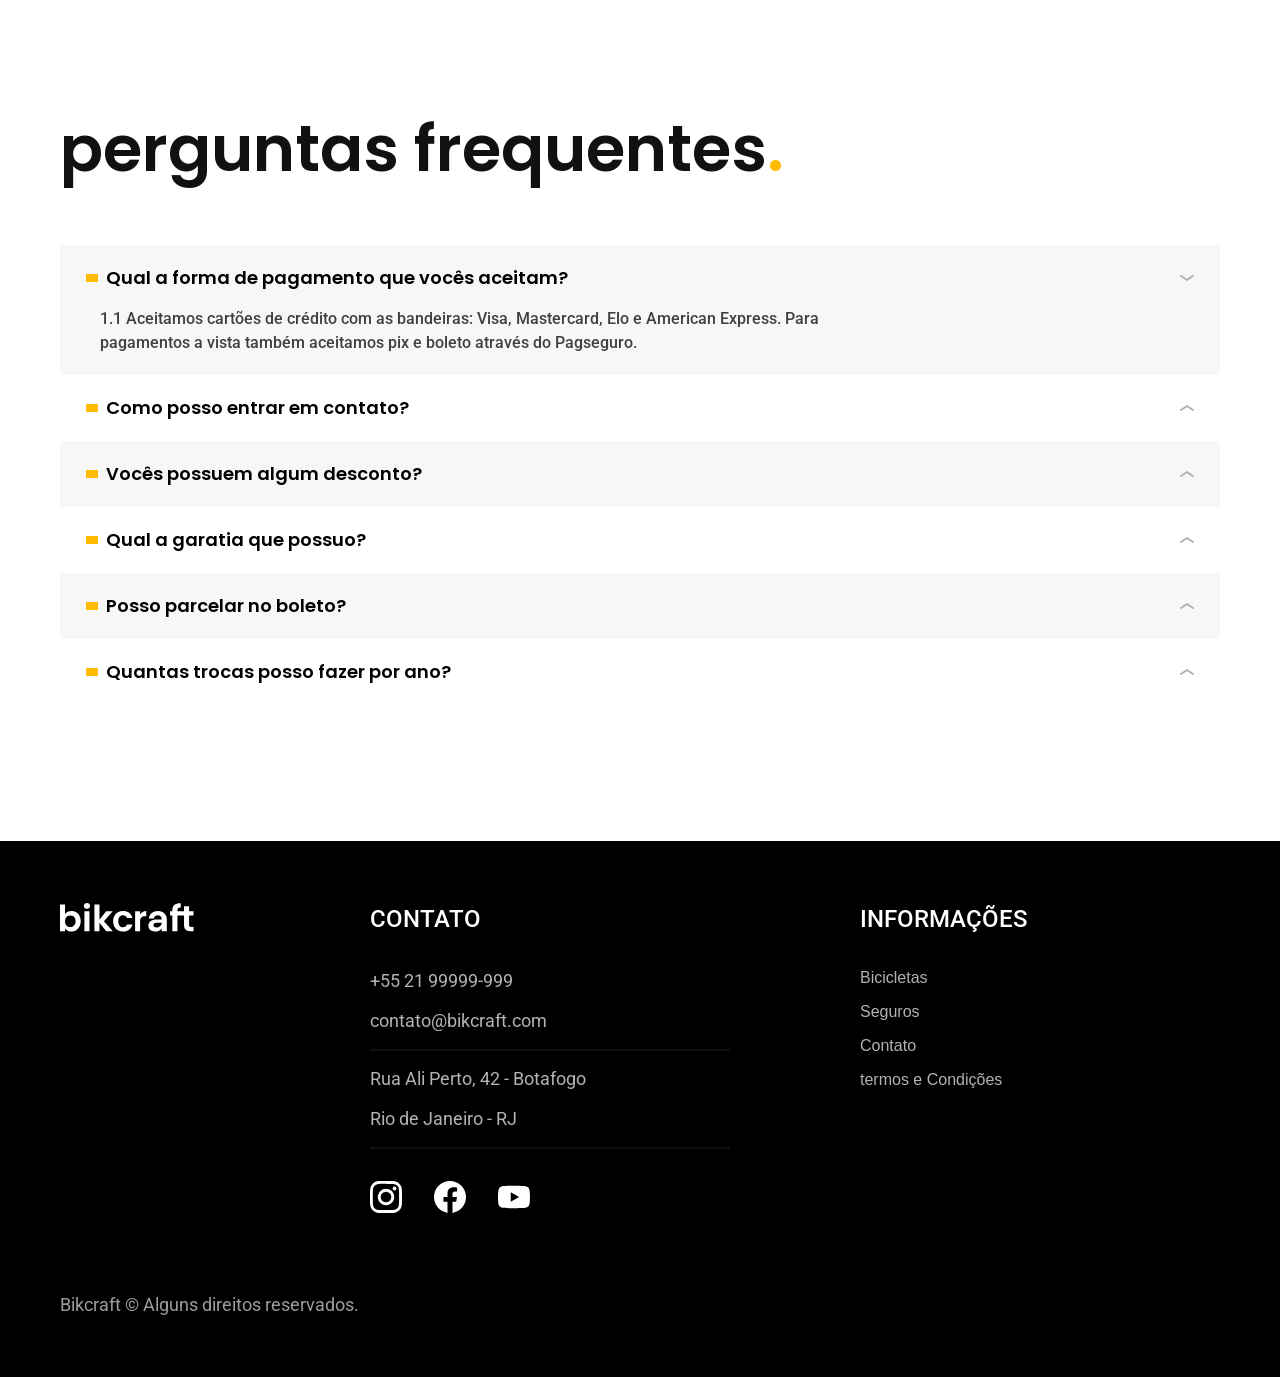
<file: seguros.html>
<!DOCTYPE html>
<html lang="en">

<head>
    <meta charset="UTF-8">
    <meta name="viewport" content="width=device-width, initial-scale=1.0">
    <title>Seguros | Bikcraft</title>
    <meta name="description" content="Termos e Condições">
<link rel="icon" href="./favicon 1.svg" type="image/svg+xml">
    <link rel="preload" href="./css/style.min.css" as="style">    <link rel="stylesheet" href="./css/style.min.css">


    <link rel="preconnect" href="https://fonts.googleapis.com">
    <link rel="preconnect" href="https://fonts.gstatic.com" crossorigin>
    <link href="https://fonts.googleapis.com/css2?family=Merriweather:ital,opsz,wght@0,18..144,300..900;1,18..144,300..900&
family=Poppins:wght@400;600&family=Roboto:wght@400;500&display=swap" rel="stylesheet">
  <link rel="preconnect" href="https://fonts.googleapis.com">
    <link rel="preconnect" href="https://fonts.gstatic.com" crossorigin>
    <link href="https://fonts.googleapis.com/css2?family=Merriweather:ital,opsz,wght@0,18..144,300..900;1,18..144,300..900&
family=Poppins:wght@400;600&family=Roboto:wght@400;500&display=swap" rel="stylesheet">
<script>
        document.documentElement.classList.add('js');
    </script>
</head>

<body id="seguros">
    <header class="header-bg">
        <div class="header container">
            <a href="./">
                <img src="./img/bikcraft.svg" alt="Bikcraft">
            </a>
            <nav aria-label="primaria">
                <ul class="header-menu font-1-m cor-0">
                    <li><a href="./bicicletas.html">Bicicletas</a></li>
                    <li><a href="./seguros.html">Seguros</a></li>
                    <li><a href="./contato.html">Contato</a></li>
                </ul>
            </nav>
        </div>
    </header>

    <main class="seguros-bg">
        <div class="titulo-bg">
            <div class="titulo container">
                <p class="font-2-l-b cor-5">Escolha o Seguro</p>
                <h1 class="font-1-xxl cor-0">você seguro<span class="cor-13">.</span></h1>
            </div>
        </div>

        <div class="seguros container">

            <div class="seguros-item">
                <h3 class="font-1-xl cor-6">Prata</h3>
                <span class="font-1-xl cor-0">R$ 199
                    <span class="font-1-xs cor-6">mensal</span></span>
                <ul class="font-2-m cor-0">
                    <li>Duas trocas por ano</li>
                    <li>Assistência técnica</li>
                    <li>Suporte das 08 ás 18h</li>
                    <li>Cobertura Estadual</li>
                </ul>
                <a class="botao secundario" href="./orcamento.html?tipo=seguro&produto=prata">Inscreva-se</a>
            </div>

            <div class="seguros-item">
                <h3 class="font-1-xl cor-13">Ouro</h3>
                <span class="font-1-xl cor-0">R$ 299
                    <span class="font-1-xs cor-6">mensal</span></span>
                <ul class="font-2-m cor-0">
                    <li>Cinco trocas por ano</li>
                    <li>Assistência especial</li>
                    <li>Suporte 24h</li>
                    <li>Cobertura Nacional</li>
                    <li>Desconto em Parceiros</li>
                    <li>Acesso ao clube Bikcraft</li>
                </ul>
                <a class="botao " href="./orcamento.html?tipo=seguro&produto=ouro">Inscreva-se</a>
            </div>
        </div>

    </main>

    <article class="vantagens-bg">
        <div class="vantagens container">
            <h2 class="font-1-xxl cor-0">nossas vantagens<span class="cor-13">.</span></h2>
            <ul>
                <li><img src="./img/icones/eletrica.svg" alt="">
                    <h3 class="font-1-l cor-0">Reparo Elétrico</h3>
                    <p class="font-2-s cor-5">Garantimos o reparo completo do seu motor em caso de falhas.
                        Sabemos que falhas são raras, mas estamos aqui para caso ocorra.</p>
                </li>
                <li><img src="./img/icones/carbono.svg" alt="">
                    <h3 class="font-1-l cor-0">Reparo de Quadro</h3>
                    <p class="font-2-s cor-5">Nossos quadros são feitos para durar para sempre.
                        Mas caso algo ocorra, ficamos felizes em reparar.</p>
                </li>
                <li><img src="./img/icones/sustentavel.svg" alt="">
                    <h3 class="font-1-l cor-0">Sustentável</h3>
                    <p class="font-2-s cor-5">Trabalhamos com a filosofia de desperdício zero.
                        Qualquer parte defeituosa é reciclada e reutilizada em outro projeto.</p>
                </li>
                <li><img src="./img/icones/rastreador.svg" alt="">
                    <h3 class="font-1-l cor-0">Rastreador</h3>
                    <p class="font-2-s cor-5">Sabemos o quão preciosa é a sua Bikcraft, por isso adicionamos
                        rastreadores
                        e sistemas anti-furto para garantir o seu sossego.</p>
                </li>
                <li><img src="./img/icones/seguro.svg" alt="">
                    <h3 class="font-1-l cor-0">Segurança</h3>
                    <p class="font-2-s cor-5">O nosso seguro garante que todo reparo seja feito com
                        peças genuínas e de alta qualidade. Confie na Bikcraft.</p>
                </li>
                <li><img src="./img/icones/velocidade.svg" alt="">
                    <h3 class="font-1-l cor-0">Rapidez</h3>
                    <p class="font-2-s cor-5">A sua Bikcraft ficará pronta para uso no mesmo dia,
                        caso você traga ela para ser reparada em uma das filiais.</p>
                </li>
            </ul>
        </div>
    </article>

    <article class="perguntas container">
        <h2 class="font-1-xxl">perguntas frequentes<span class="cor-13">.</span></h2>
        <dl>
            <div>
    <dt>
        <button class="font-1-m-b" aria-controls="pergunta1" aria-expanded="true">
            Qual a forma de pagamento que vocês aceitam?
        </button>
    </dt>
    <dd id="pergunta1" class="font-2-s cor-9 ativa">
        1.1 Aceitamos cartões de crédito com as bandeiras: Visa, Mastercard, Elo e
        American Express. Para pagamentos a vista também aceitamos pix e boleto através do Pagseguro.
    </dd>
</div>

<div>
    <dt>
        <button class="font-1-m-b" aria-controls="pergunta2" aria-expanded="false">
            Como posso entrar em contato?
        </button>
    </dt>
    <dd id="pergunta2" class="font-2-s cor-9">
        1.1 Aceitamos cartões de crédito com as bandeiras: Visa, Mastercard, Elo e
        American Express. Para pagamentos a vista também aceitamos pix e boleto através do Pagseguro.
    </dd>
</div>

<div>
    <dt>
        <button class="font-1-m-b" aria-controls="pergunta3" aria-expanded="false">
            Vocês possuem algum desconto?
        </button>
    </dt>
    <dd id="pergunta3" class="font-2-s cor-9">
        1.1 Aceitamos cartões de crédito com as bandeiras: Visa, Mastercard, Elo e
        American Express. Para pagamentos a vista também aceitamos pix e boleto através do Pagseguro.
    </dd>
</div>

<div>
    <dt>
        <button class="font-1-m-b" aria-controls="pergunta4" aria-expanded="false">
            Qual a garatia que possuo?
        </button>
    </dt>
    <dd id="pergunta4" class="font-2-s cor-9">
        1.1 Aceitamos cartões de crédito com as bandeiras: Visa, Mastercard, Elo e
        American Express. Para pagamentos a vista também aceitamos pix e boleto através do Pagseguro.
    </dd>
</div>

<div>
    <dt>
        <button class="font-1-m-b" aria-controls="pergunta5" aria-expanded="false">
            Posso parcelar no boleto?
        </button>
    </dt>
    <dd id="pergunta5" class="font-2-s cor-9">
        1.1 Aceitamos cartões de crédito com as bandeiras: Visa, Mastercard, Elo e
        American Express. Para pagamentos a vista também aceitamos pix e boleto através do Pagseguro.
    </dd>
</div>

<div>
    <dt>
        <button class="font-1-m-b" aria-controls="pergunta6" aria-expanded="false">
            Quantas trocas posso fazer por ano?
        </button>
    </dt>
    <dd id="pergunta6" class="font-2-s cor-9">
        1.1 Aceitamos cartões de crédito com as bandeiras: Visa, Mastercard, Elo e
        American Express. Para pagamentos a vista também aceitamos pix e boleto através do Pagseguro.
    </dd>
</div>
        </dl>
    </article>

    <footer class="footer-bg">
        <div class="footer container">
            <img src="./img/bikcraft.svg" alt="Bikcraft">

            <div class="footer-contato">
                <h3 class="font-2-l-b cor-0">Contato</h3>

                <ul class="cor-5 font-2-m">
                    <li><a href=" tel:+552199999999">+55 21 99999-999</a></li>
                    <li><a href="mailto:contato@bikcraft.com">contato@bikcraft.com</a></li>
                    <li>Rua Ali Perto, 42 - Botafogo</li>
                    <li>Rio de Janeiro - RJ</li>
                </ul>

                <div class="footer-redes">
                    <a href=""><img src="./img/redes/instagram.svg" alt="Instagram"></a>
                    <a href=""><img src="./img/redes/facebook.svg" alt="Facebook"></a>
                    <a href=""><img src="./img/redes/youtube.svg" alt="Youtube"></a>
                </div>
            </div>

            <div class="footer-informacoes">
                <h3 class="font-2-l-b cor-0">Informações</h3>

                <nav>
                    <ul class="font-l-m cor-5">
                        <li><a href="./bicicletas.html">Bicicletas</a></li>
                        <li><a href="./seguros.html">Seguros</a></li>
                        <li><a href="./contato.html">Contato</a></li>
                        <li><a href="./termos.html">termos e Condições</a></li>
                    </ul>
                </nav>
            </div>

            <p class="footer-copy font-2-m cor-6">Bikcraft © Alguns direitos reservados.</p>
        </div>
    </footer>

    <script src="./js/script.js"></script>
</body>

</html>
</file>
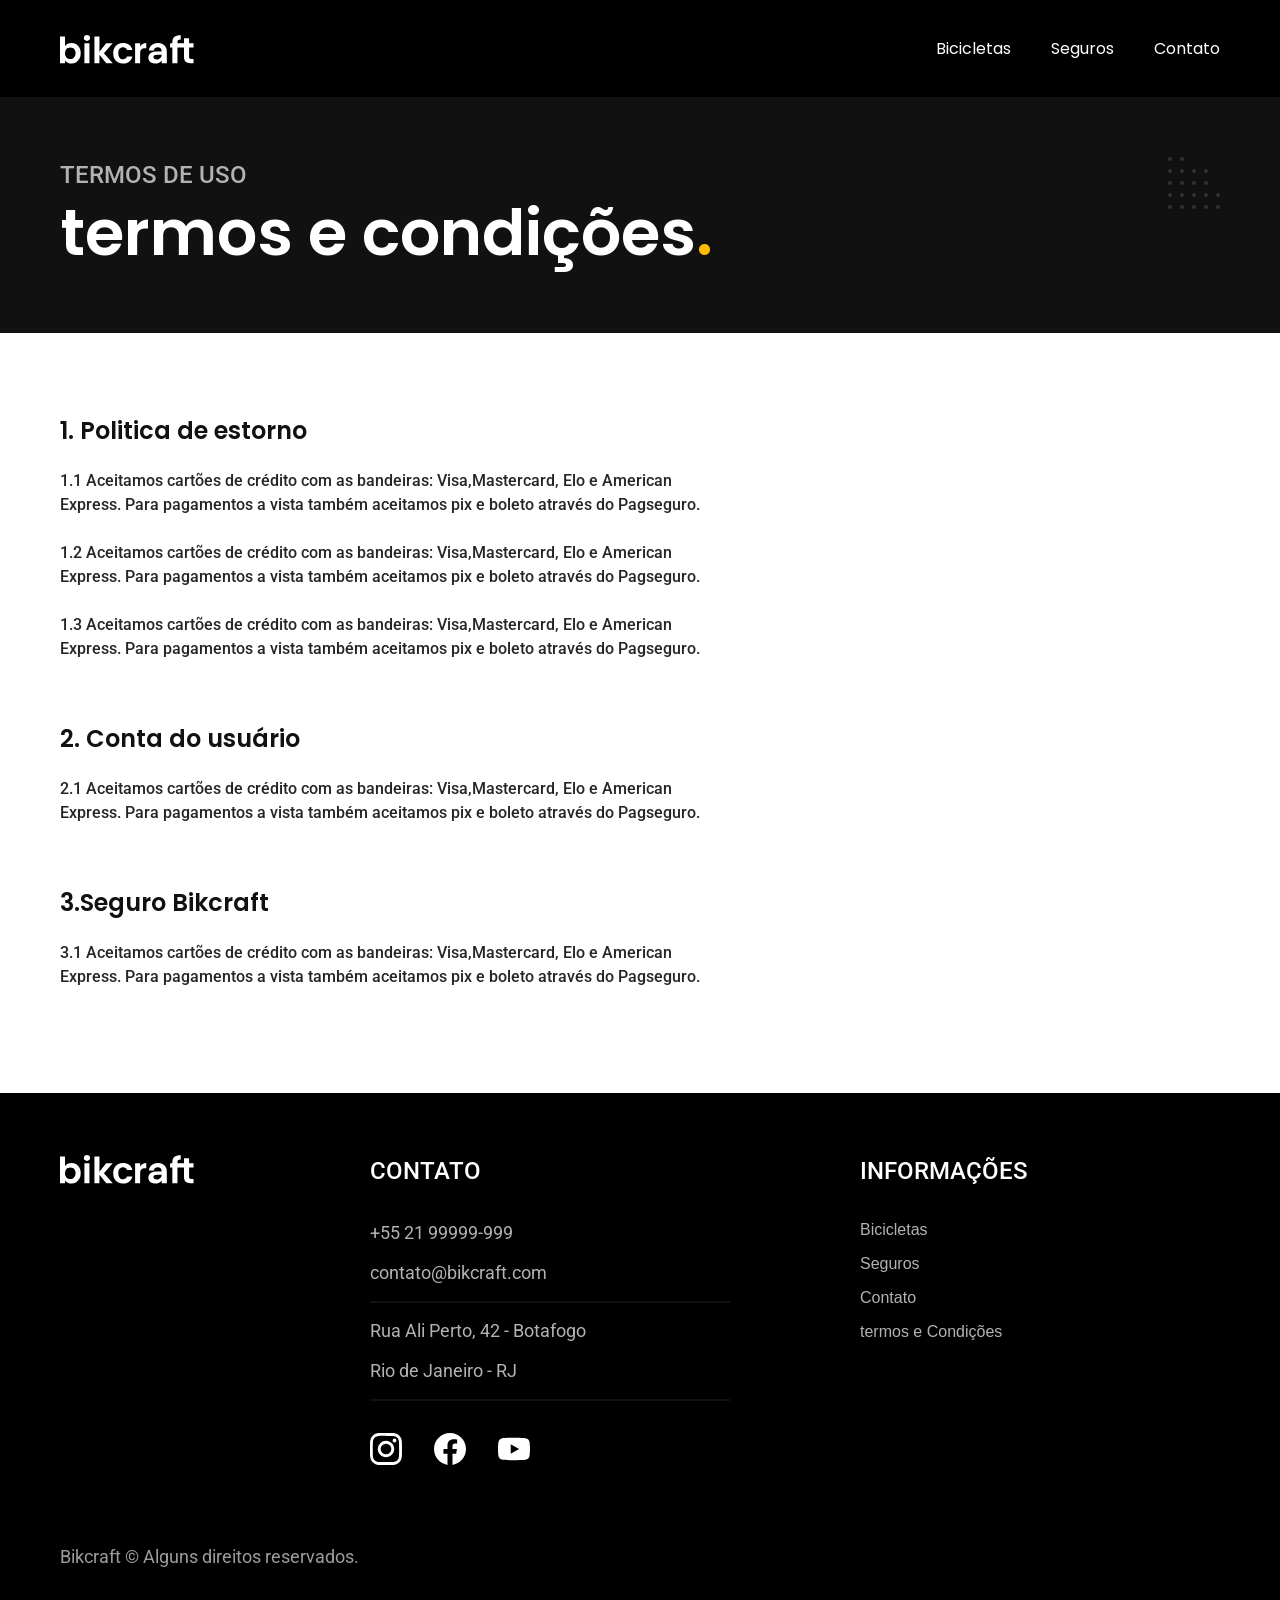
<file: termos.html>
<!DOCTYPE html>
<html lang="en">

<head>
    <meta charset="UTF-8">
    <meta name="viewport" content="width=device-width, initial-scale=1.0">
    <title>termos e Condições | Bikcraft</title>
    <meta name="description" content="Termos e Condições">
<link rel="preload" href="./css/style.min.css" as="style">
    <link rel="stylesheet" href="./css/style.min.css">


    <link rel="preconnect" href="https://fonts.googleapis.com">
    <link rel="preconnect" href="https://fonts.gstatic.com" crossorigin>
    <link href="https://fonts.googleapis.com/css2?family=Merriweather:ital,opsz,wght@0,18..144,300..900;1,18..144,300..900&
family=Poppins:wght@400;600&family=Roboto:wght@400;500&display=swap" rel="stylesheet">
  <link rel="preconnect" href="https://fonts.googleapis.com">
    <link rel="preconnect" href="https://fonts.gstatic.com" crossorigin>
    <link href="https://fonts.googleapis.com/css2?family=Merriweather:ital,opsz,wght@0,18..144,300..900;1,18..144,300..900&
family=Poppins:wght@400;600&family=Roboto:wght@400;500&display=swap" rel="stylesheet">
<script>
        document.documentElement.classList.add('js');
    </script>
</head>

<body id="termos">
    <header class="header-bg">
        <div class="header container">
            <a href="./">
                <img src="./img/bikcraft.svg" alt="Bikcraft">
            </a>
            <nav aria-label="primaria">
                <ul class="header-menu font-1-m cor-0">
                    <li><a href="./bicicletas.html">Bicicletas</a></li>
                    <li><a href="./seguros.html">Seguros</a></li>
                    <li><a href="./contato.html">Contato</a></li>
                </ul>
            </nav>
        </div>
    </header>

    <main>
        <div class="titulo-bg">
            <div class="titulo container">
                <p class="font-2-l-b cor-5">Termos de uso</p>
                <h1 class="font-1-xxl cor-0">termos e condições<span class="cor-13">.</span></h1>
            </div>
        </div>

        </div>

        <div class="termos font-2-s cor-10 container">
            <h2 class="font-1-l cor-11">1. Politica de estorno</h2>
            <p>1.1 Aceitamos cartões de crédito com as bandeiras: Visa,Mastercard,
                Elo e American Express. Para pagamentos a vista também aceitamos pix e boleto através do Pagseguro.</p>
            <p>1.2 Aceitamos cartões de crédito com as bandeiras: Visa,Mastercard,
                Elo e American Express. Para pagamentos a vista também aceitamos pix e boleto através do Pagseguro.</p>
            <p>1.3 Aceitamos cartões de crédito com as bandeiras: Visa,Mastercard,
                Elo e American Express. Para pagamentos a vista também aceitamos pix e boleto através do Pagseguro.</p>
            <h2 class="font-1-l cor-11">2. Conta do usuário</h2>
            <p>2.1 Aceitamos cartões de crédito com as bandeiras: Visa,Mastercard,
                Elo e American Express. Para pagamentos a vista também aceitamos pix e boleto através do Pagseguro.</p>
            <h2 class="font-1-l cor-11">3.Seguro Bikcraft</h2>
            <p>3.1 Aceitamos cartões de crédito com as bandeiras: Visa,Mastercard,
                Elo e American Express. Para pagamentos a vista também aceitamos pix e boleto através do Pagseguro.</p>
        </div>
    </main>

    <footer class="footer-bg">
        <div class="footer container">
            <img src="./img/bikcraft.svg" alt="Bikcraft">
            <div class="footer-contato">
                <h3 class="font-2-l-b cor-0">Contato</h3>
                <ul class="cor-5 font-2-m">
                    <li><a href=" tel:+552199999999">+55 21 99999-999</a></li>
                    <li><a href="mailto:contato@bikcraft.com">contato@bikcraft.com</a></li>
                    <li>Rua Ali Perto, 42 - Botafogo</li>
                    <li>Rio de Janeiro - RJ</li>
                </ul>
                <div class="footer-redes">
                    <a href=""><img src="./img/redes/instagram.svg" alt="Instagram"></a>
                    <a href=""><img src="./img/redes/facebook.svg" alt="Facebook"></a>
                    <a href=""><img src="./img/redes/youtube.svg" alt="Youtube"></a>
                </div>
            </div>
            <div class="footer-informacoes">
                <h3 class="font-2-l-b cor-0">Informações</h3>
                <nav>
                    <ul class="font-l-m cor-5">
                        <li><a href="./bicicletas.html">Bicicletas</a></li>
                        <li><a href="./seguros.html">Seguros</a></li>
                        <li><a href="./contato.html">Contato</a></li>
                        <li><a href="./termos.html">termos e Condições</a></li>
                    </ul>
                </nav>
            </div>
            <p class="footer-copy font-2-m cor-6">Bikcraft © Alguns direitos reservados.</p>
        </div>
    </footer>
<script src="./js/script.js"></script>
</body>

</html>
</file>
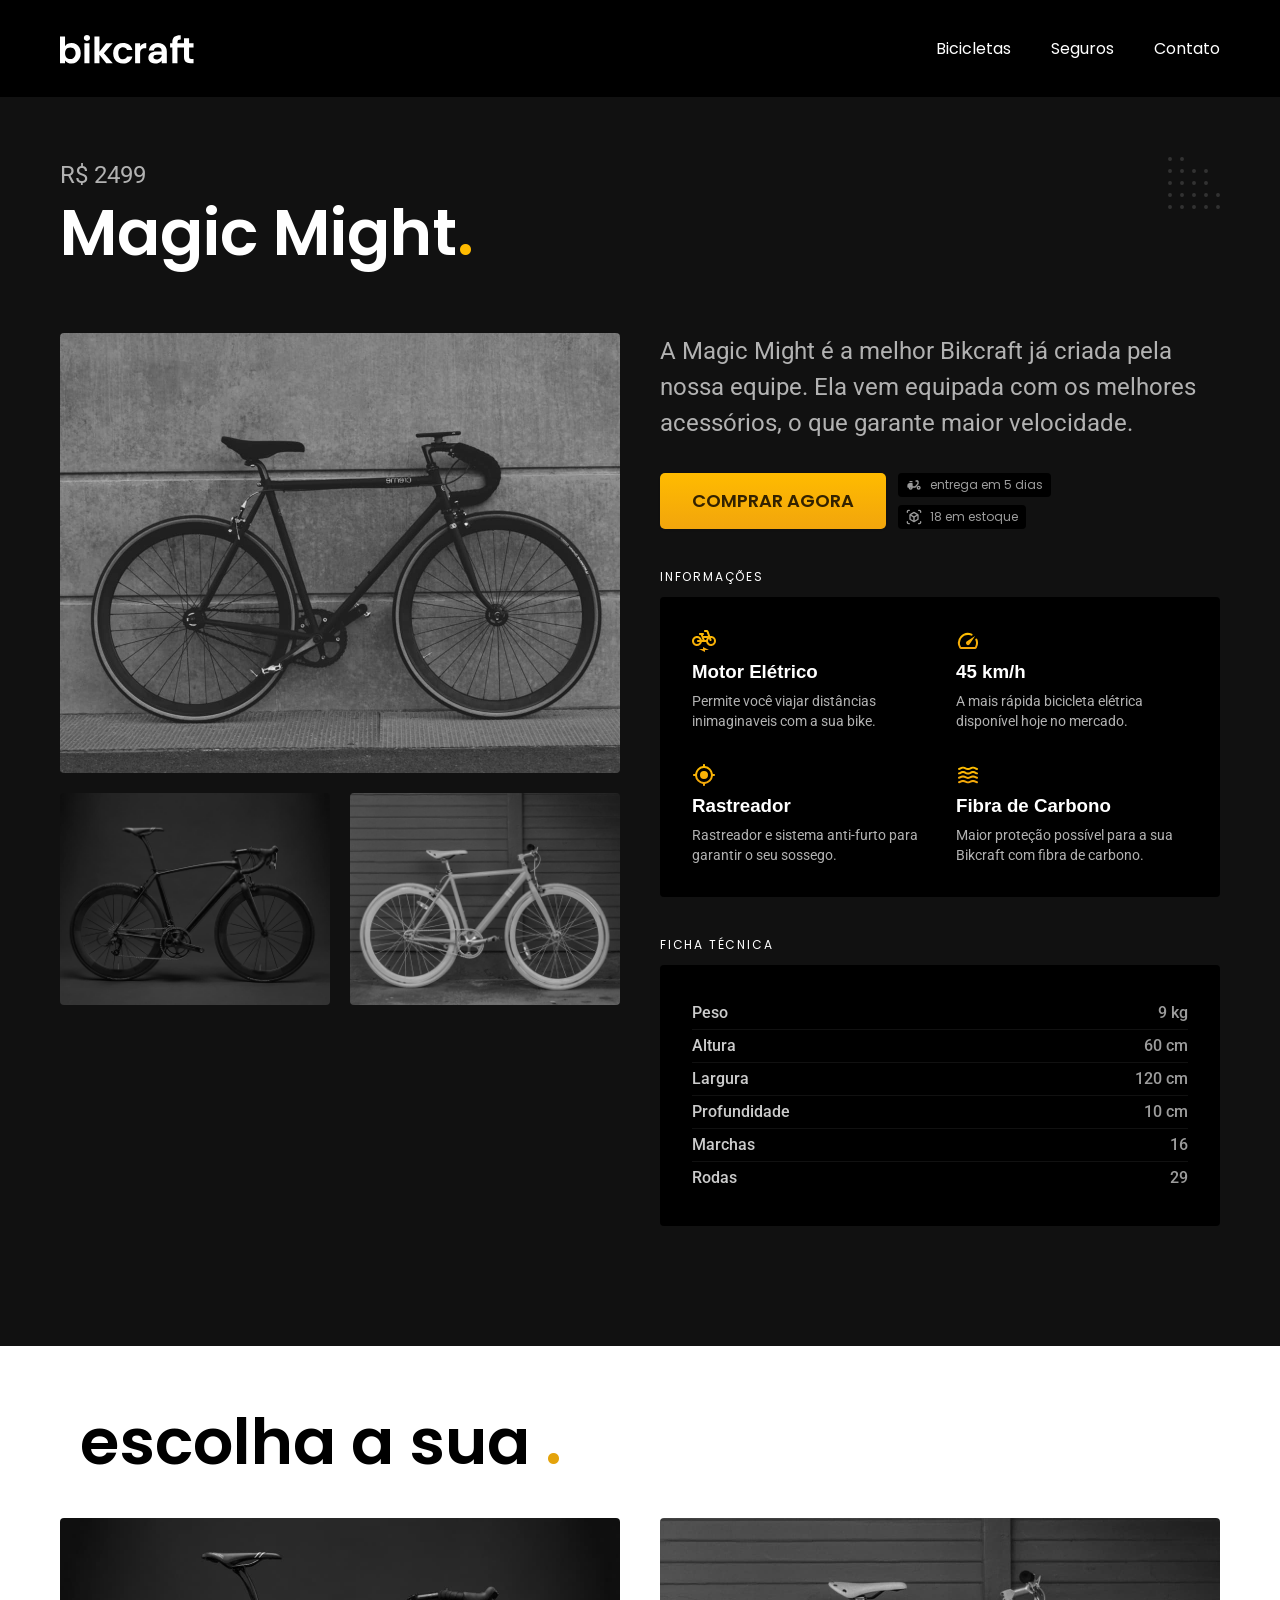
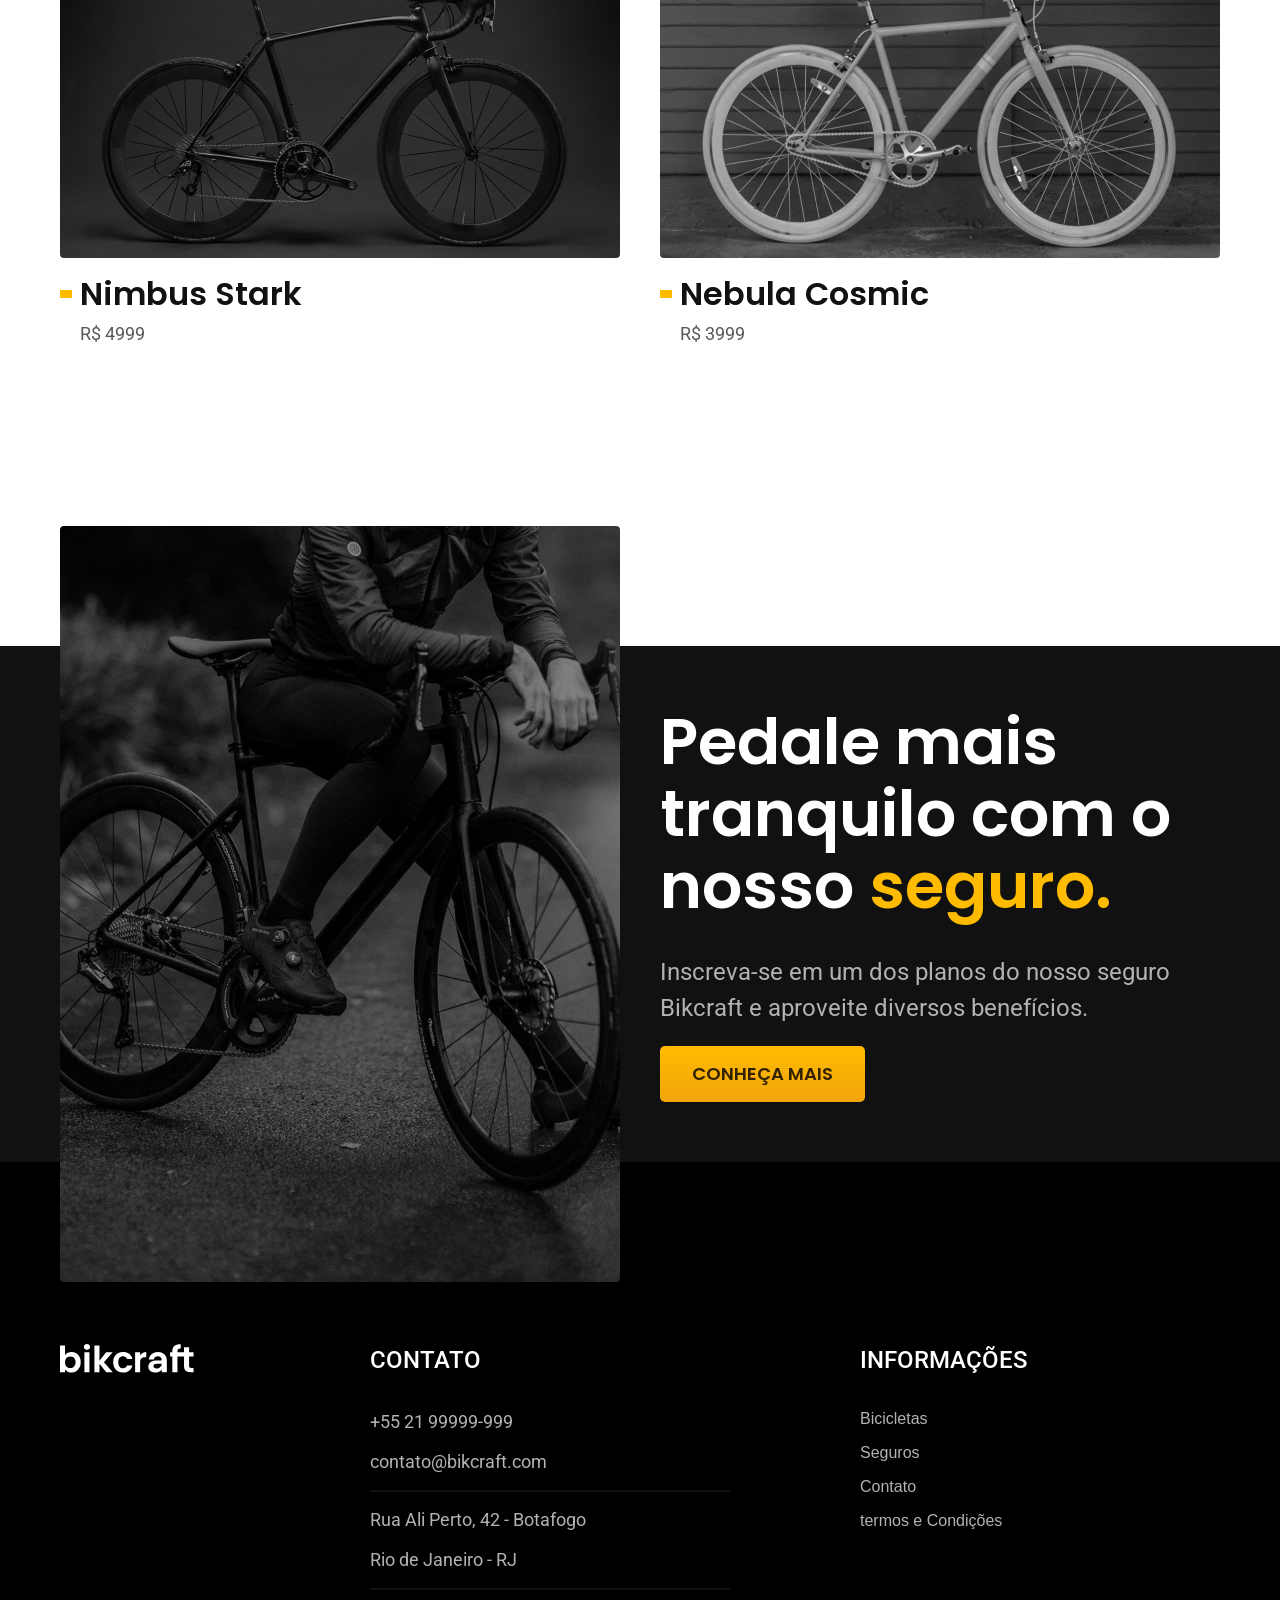
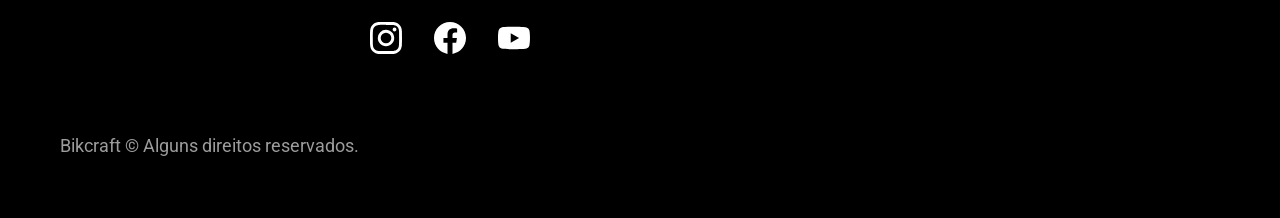
<file: bicicletas/magic.html>
<!DOCTYPE html>
<html lang="en">

<head>
    <meta charset="UTF-8">
    <meta name="viewport" content="width=device-width, initial-scale=1.0">
    <title>Magic</title>
    <meta name="description" content="Termos e Condições">
    <link rel="stylesheet" href="../css/style.min.css">
   <link rel="icon" href="../favicon 1.svg" type="image/svg+xml">
    <link rel="preload" href="../css/style.min.css" as="style">

    <link rel="preconnect" href="https://fonts.googleapis.com">
    <link rel="preconnect" href="https://fonts.gstatic.com" crossorigin>
    <link href="https://fonts.googleapis.com/css2?family=Merriweather:ital,opsz,wght@0,18..144,300..900;1,18..144,300..900&
family=Poppins:wght@400;600&family=Roboto:wght@400;500&display=swap" rel="stylesheet">
  <link rel="preconnect" href="https://fonts.googleapis.com">
    <link rel="preconnect" href="https://fonts.gstatic.com" crossorigin>
    <link href="https://fonts.googleapis.com/css2?family=Merriweather:ital,opsz,wght@0,18..144,300..900;1,18..144,300..900&
family=Poppins:wght@400;600&family=Roboto:wght@400;500&display=swap" rel="stylesheet">
<script>
        document.documentElement.classList.add('js');
    </script>
</head>

<body id="bicicleta">
    <header class="header-bg">
        <div class="header container">
            <a href="../">
                <img src="../img/bikcraft.svg" alt="Bikcraft">
            </a>
            <nav aria-label="primaria">
                <ul class="header-menu font-1-m cor-0">
                    <li><a href="../bicicletas.html">Bicicletas</a></li>
                    <li><a href="../seguros.html">Seguros</a></li>
                    <li><a href="../contat0.html">Contato</a></li>
                </ul>
            </nav>
        </div>
    </header>

    <main class="titulo-bg">
        <div class="titulo container">
            <p class="font-2-l cor-5">r$ 2499</p>
            <h1 class="font-1-xxl cor-0">Magic Might<span class="cor-13">.</span></h1>
        </div>
            <div class="bicicleta container">
                <div class="bicicleta-imagens">
                    <img src="../img/bicicleta/nimbus2.jpg" alt="bicicleta 2">
                    <img src="../img/bicicleta/nimbus1.jpg" alt="bicicleta 1">
                    <img src="../img/bicicleta/nimbus3.jpg" alt="bicicleta 3">
                </div>
                <div class="bicicleta-conteudo">
                    <p class="font-2-l cor-5">
                        A Magic Might é a melhor Bikcraft já criada pela nossa equipe.
                        Ela vem equipada com os melhores acessórios, o que garante maior velocidade.
                    </p>
                
                <div class="bicicleta-comprar">
                    <a class="botao" href="../orcamento.html?tipo=bikcraft&produto=magic">Comprar Agora</a>
                    <span class="font-1-xs cor-6"> <img src="../img/icones/entrega.svg" alt="">entrega em 5 dias</span>
                    <span class="font-1-xs cor-6"> <img src="../img/icones/estoque.svg" alt="">18 em estoque</span>
                </div>
                <h2 class="font-1-xs cor-0">Informações</h2>
                <ul class="bicicleta-informacoes">
                    <li>
                        <img src="../img/icones/eletrica.svg" alt="">
                        <h3 class="font-1-m cor-0">Motor Elétrico</h3>
                        <p class="font-2-xs cor-5">Permite você viajar distâncias inimaginaveis com a sua bike.</p>
                    </li>
                    <li>
                        <img src="../img/icones/velocidade.svg" alt="">
                        <h3 class="font-1-m cor-0">45 km/h</h3>
                        <p class="font-2-xs cor-5">A mais rápida bicicleta elétrica disponível hoje no mercado.</p>
                    </li>
                    <li>
                        <img src="../img/icones/rastreador.svg" alt="">
                        <h3 class="font-1-m cor-0">Rastreador</h3>
                        <p class="font-2-xs cor-5">Rastreador e sistema anti-furto para garantir o seu sossego.</p>
                    </li>
                    <li>
                        <img src="../img/icones/carbono.svg" alt="">
                        <h3 class="font-1-m cor-0">Fibra de Carbono</h3>
                        <p class="font-2-xs cor-5">Maior proteção possível para a sua Bikcraft com fibra de carbono.</p>
                    </li>
                </ul>
                <h2 class="font-1-xs cor-0">Ficha técnica</h2>
                <ul class="bicicleta-ficha font-2-s cor-4">
                    <li>Peso <span>9 kg</span></li>
                    <li>Altura <span>60 cm</span></li>
                    <li>Largura <span>120 cm</span></li>
                    <li>Profundidade <span>10 cm</span></li>
                    <li>Marchas <span>16</span></li>
                    <li>Rodas <span>29</span></li>
                </ul>
                </div>
            </div>
        </div>
    </main>
       <article class="bicicletas-lista container">
        <h2 class="font-1-xxl cor-12 container">escolha a sua<span class="cor-14">
                .</span></h2>

        <ul>
            <li>
                <a href="./nimbus.html">
                    <img src="../img/bicicletas/nimbus.jpg" alt="Bicicleta Preta">
                    <h3 class="font-1-xl">Nimbus Stark</h3>
                </a>
                <span class="font-2-m cor-8">R$ 4999</span>
            </li>
          <li>
                <a href="./nebula.html">
                    <img src="../img/bicicletas/nebula.jpg" alt="Bicicleta Branca">
                    <h3 class="font-1-xl">Nebula Cosmic</h3>
                </a>
                <span class="font-2-m cor-8">R$ 3999</span>
            </li>
        </ul>
    </article>

    <article class="seguro-bg">
        <div class="seguro container">
            <div class="seguro-imagem">
                <img src="../img/fotos/seguros.jpg" alt="Pessoa na bike">
            </div>
            <div class="seguro-conteudo">
                <h2 class="font-1-xxl cor-0">Pedale mais tranquilo com o nosso <span class="cor-13">seguro.</span></h2>
                <p class="font-2-l cor-5">Inscreva-se em um dos planos do nosso seguro 
                    Bikcraft e aproveite diversos benefícios.</p>
                    <a class="botao" href="../seguros.html">Conheça mais</a>
            </div>
        </div>
    </article>

    <footer class="footer-bg">
        <div class="footer container">
            <img src="../img/bikcraft.svg" alt="Bikcraft">
            <div class="footer-contato">
                <h3 class="font-2-l-b cor-0">Contato</h3>
                <ul class="cor-5 font-2-m">
                    <li><a href=" tel:+552199999999">+55 21 99999-999</a></li>
                    <li><a href="mailto:contato@bikcraft.com">contato@bikcraft.com</a></li>
                    <li>Rua Ali Perto, 42 - Botafogo</li>
                    <li>Rio de Janeiro - RJ</li>
                </ul>
                <div class="footer-redes">
                    <a href=""><img src="../img/redes/instagram.svg" alt="Instagram"></a>
                    <a href=""><img src="../img/redes/facebook.svg" alt="Facebook"></a>
                    <a href=""><img src="../img/redes/youtube.svg" alt="Youtube"></a>
                </div>
            </div>
            <div class="footer-informacoes">
                <h3 class="font-2-l-b cor-0">Informações</h3>
                <nav>
                    <ul class="font-l-m cor-5">
                        <li><a href="../bicicletas.html">Bicicletas</a></li>
                        <li><a href="../seguros.html">Seguros</a></li>
                        <li><a href="../contato.html">Contato</a></li>
                        <li><a href="../termos.html">termos e Condições</a></li>
                    </ul>
                </nav>
            </div>
            <p class="footer-copy font-2-m cor-6">Bikcraft © Alguns direitos reservados.</p>
        </div>
    </footer>
<script src="../js/script.js"></script>
</body>

</html>
</file>
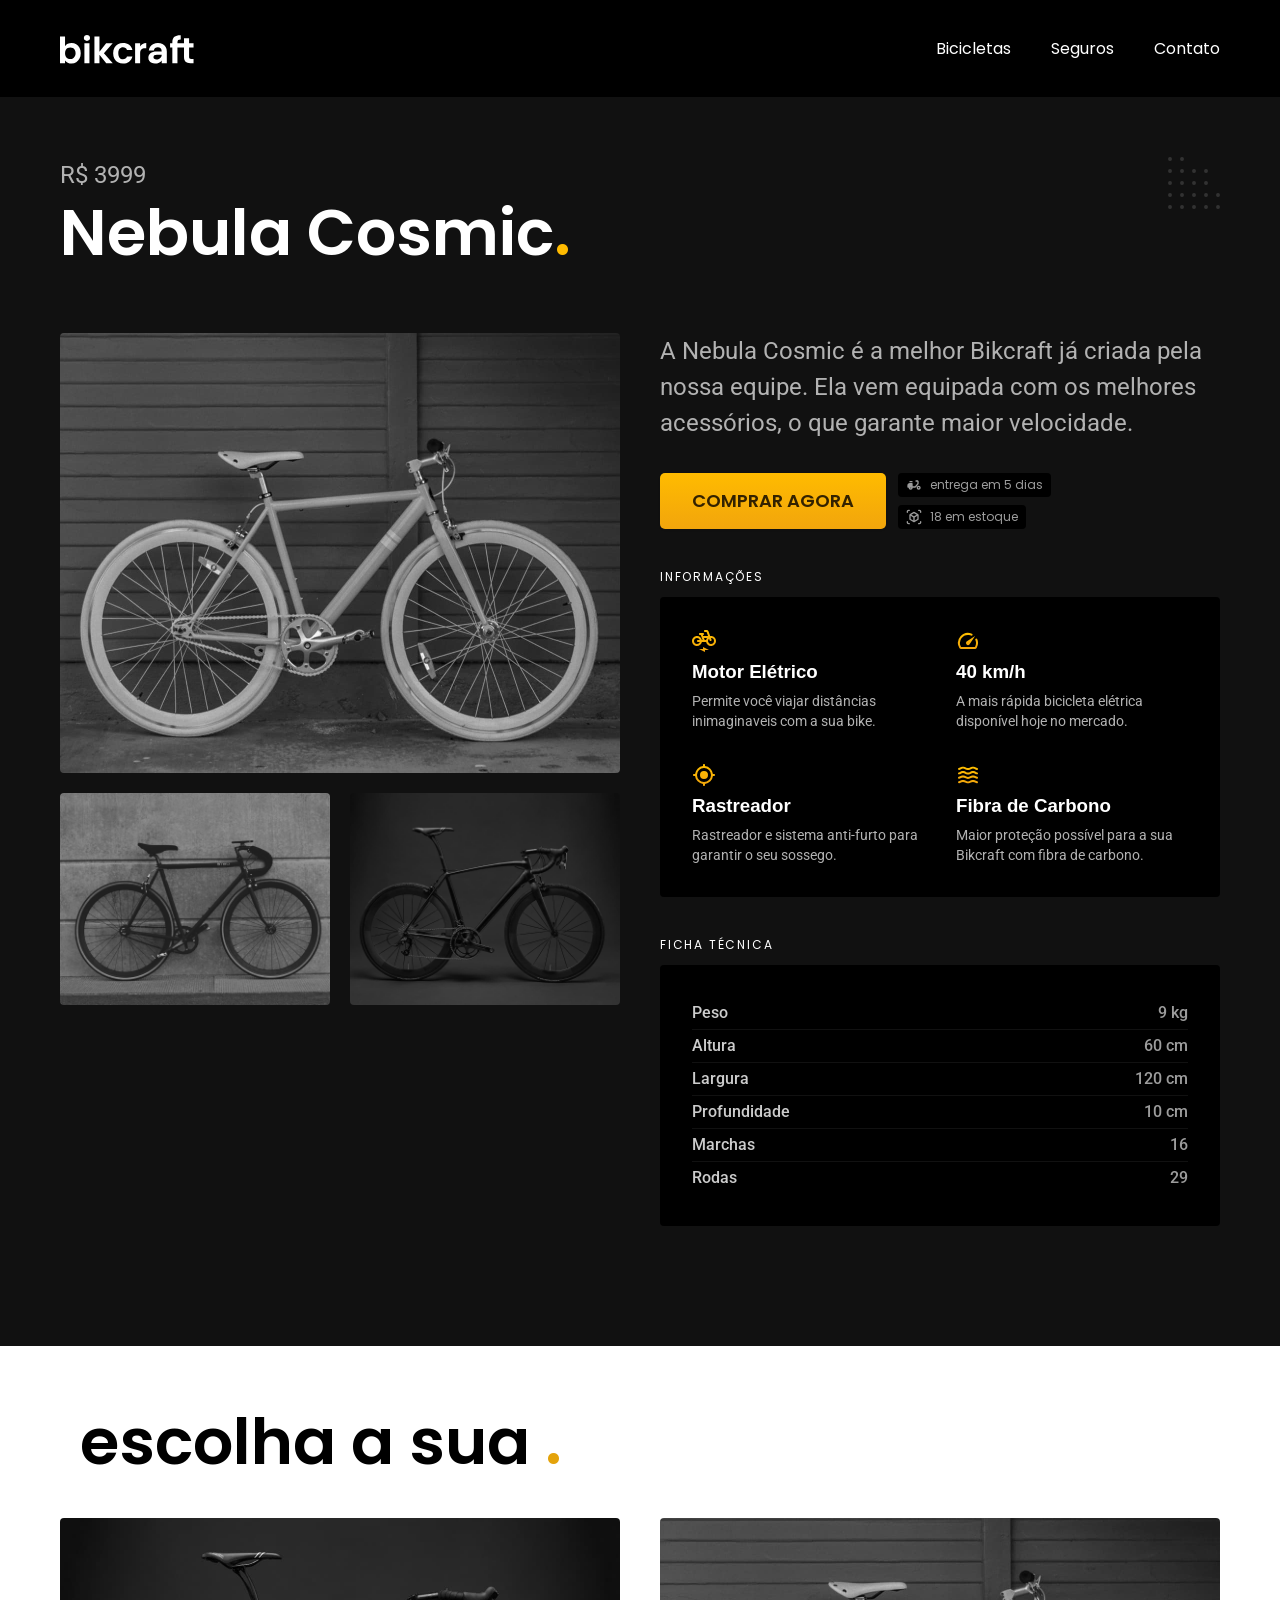
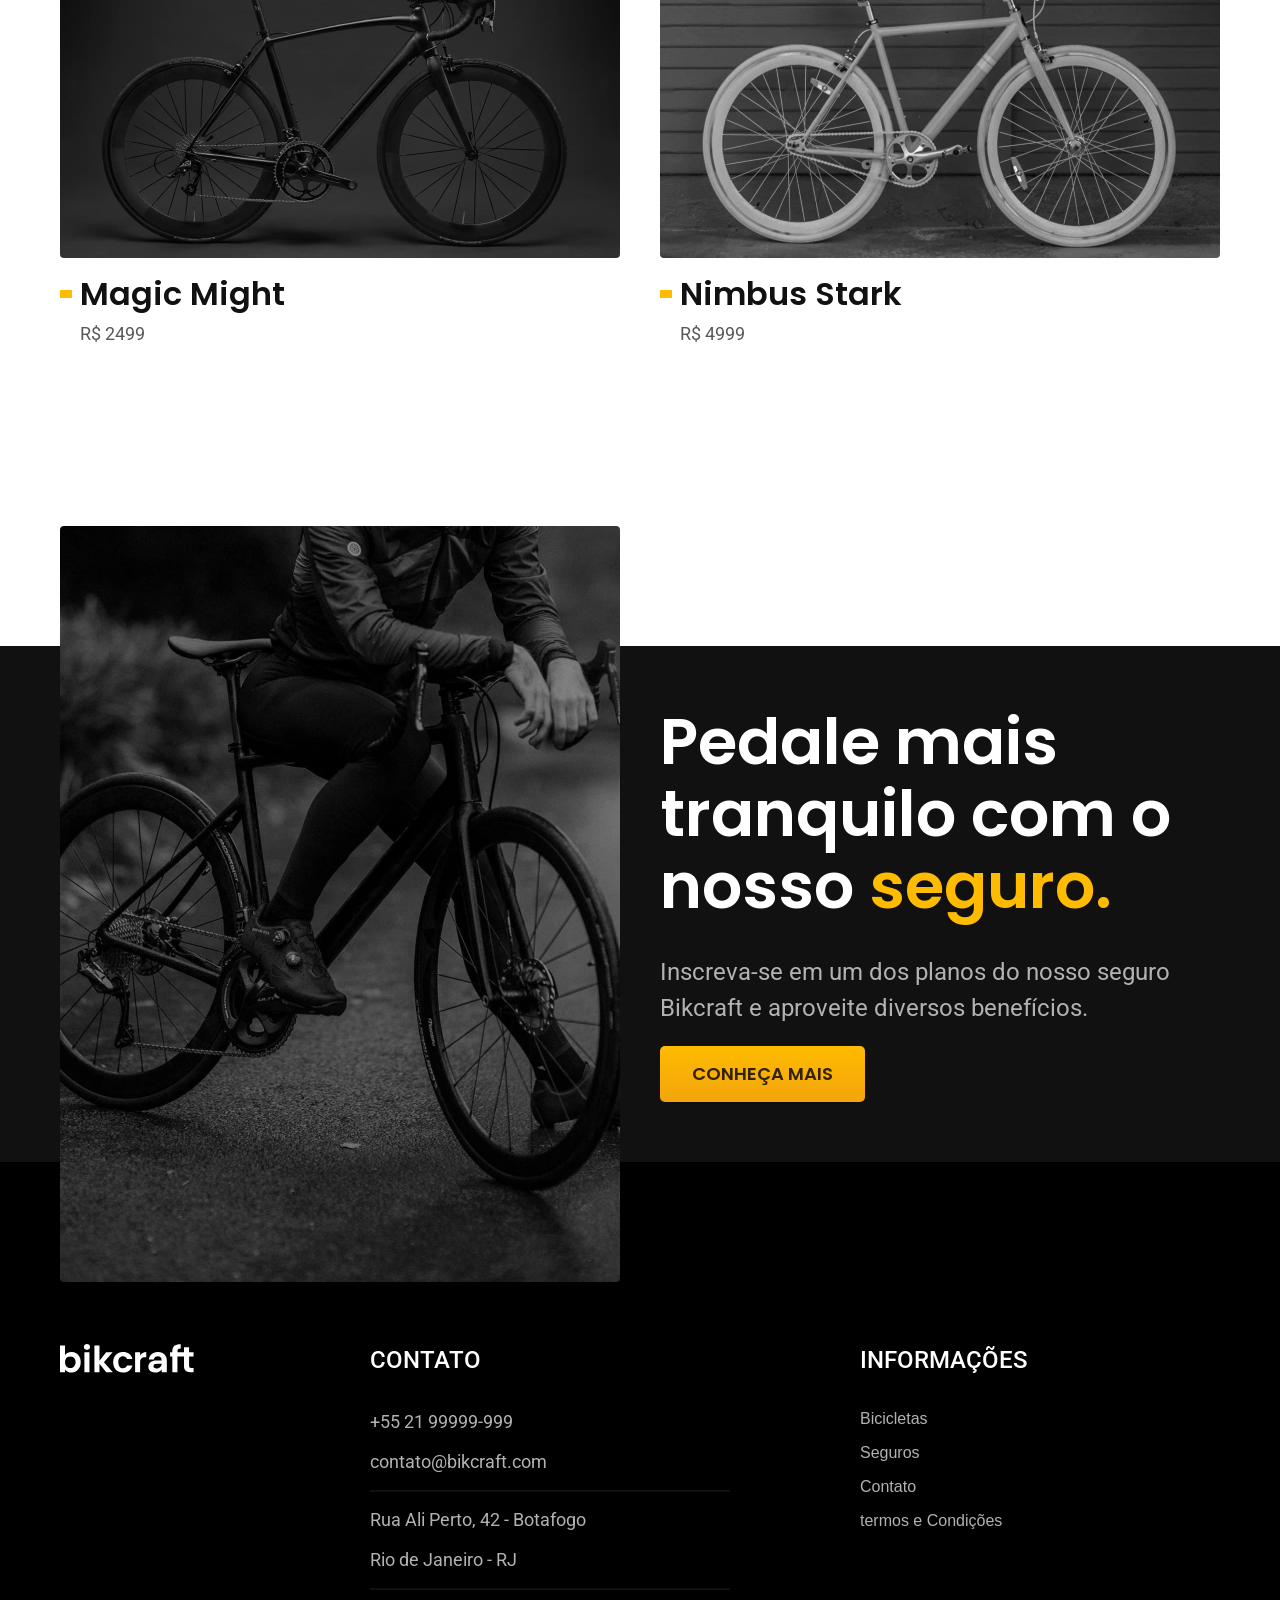
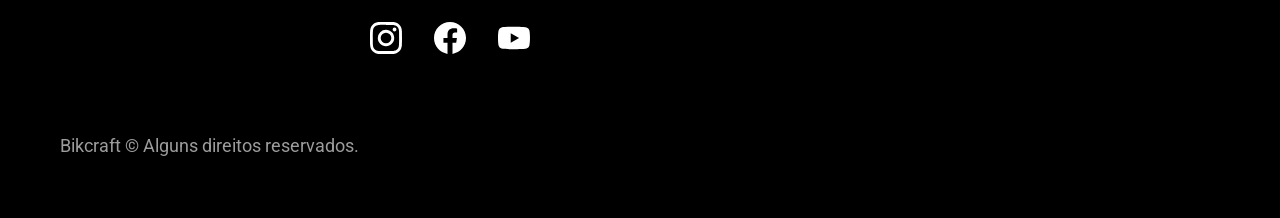
<file: bicicletas/nebula.html>
<!DOCTYPE html>
<html lang="en">

<head>
    <meta charset="UTF-8">
    <meta name="viewport" content="width=device-width, initial-scale=1.0">
    <title>Nebula</title>
    <meta name="description" content="Termos e Condições">
    <link rel="stylesheet" href="../css/style.min.css">
    <link rel="icon" href="../favicon 1.svg" type="image/svg+xml">
    <link rel="preload" href="../css/style.min.css" as="style">



    <link rel="preconnect" href="https://fonts.googleapis.com">
    <link rel="preconnect" href="https://fonts.gstatic.com" crossorigin>
    <link href="https://fonts.googleapis.com/css2?family=Merriweather:ital,opsz,wght@0,18..144,300..900;1,18..144,300..900&
family=Poppins:wght@400;600&family=Roboto:wght@400;500&display=swap" rel="stylesheet">
  <link rel="preconnect" href="https://fonts.googleapis.com">
    <link rel="preconnect" href="https://fonts.gstatic.com" crossorigin>
    <link href="https://fonts.googleapis.com/css2?family=Merriweather:ital,opsz,wght@0,18..144,300..900;1,18..144,300..900&
family=Poppins:wght@400;600&family=Roboto:wght@400;500&display=swap" rel="stylesheet">
<script>
        document.documentElement.classList.add('js');
    </script>
</head>

<body id="bicicleta">
    <header class="header-bg">
        <div class="header container">
            <a href="../">
                <img src="../img/bikcraft.svg" alt="Bikcraft">
            </a>
            <nav aria-label="primaria">
                <ul class="header-menu font-1-m cor-0">
                    <li><a href="../bicicletas.html">Bicicletas</a></li>
                    <li><a href="../seguros.html">Seguros</a></li>
                    <li><a href="../contat0.html">Contato</a></li>
                </ul>
            </nav>
        </div>
    </header>

    <main class="titulo-bg">
        <div class="titulo container">
            <p class="font-2-l cor-5">r$ 3999</p>
            <h1 class="font-1-xxl cor-0">Nebula Cosmic<span class="cor-13">.</span></h1>
        </div>
            <div class="bicicleta container">
                <div class="bicicleta-imagens">
                    <img src="../img/bicicleta/nimbus3.jpg" alt="bicicleta 3">
                    <img src="../img/bicicleta/nimbus2.jpg" alt="bicicleta 2">
                    <img src="../img/bicicleta/nimbus1.jpg" alt="bicicleta 1">
                </div>
                <div class="bicicleta-conteudo">
                    <p class="font-2-l cor-5">
                        A Nebula Cosmic é a melhor Bikcraft já criada pela nossa equipe.
                        Ela vem equipada com os melhores acessórios, o que garante maior velocidade.
                    </p>
                
                <div class="bicicleta-comprar">
                    <a class="botao" href="../orcamento.html?tipo=bikcraft&produto=nebula">Comprar Agora</a>
                    <span class="font-1-xs cor-6"> <img src="../img/icones/entrega.svg" alt="">entrega em 5 dias</span>
                    <span class="font-1-xs cor-6"> <img src="../img/icones/estoque.svg" alt="">18 em estoque</span>
                </div>
                <h2 class="font-1-xs cor-0">Informações</h2>
                <ul class="bicicleta-informacoes">
                    <li>
                        <img src="../img/icones/eletrica.svg" alt="">
                        <h3 class="font-1-m cor-0">Motor Elétrico</h3>
                        <p class="font-2-xs cor-5">Permite você viajar distâncias inimaginaveis com a sua bike.</p>
                    </li>
                    <li>
                        <img src="../img/icones/velocidade.svg" alt="">
                        <h3 class="font-1-m cor-0">40 km/h</h3>
                        <p class="font-2-xs cor-5">A mais rápida bicicleta elétrica disponível hoje no mercado.</p>
                    </li>
                    <li>
                        <img src="../img/icones/rastreador.svg" alt="">
                        <h3 class="font-1-m cor-0">Rastreador</h3>
                        <p class="font-2-xs cor-5">Rastreador e sistema anti-furto para garantir o seu sossego.</p>
                    </li>
                    <li>
                        <img src="../img/icones/carbono.svg" alt="">
                        <h3 class="font-1-m cor-0">Fibra de Carbono</h3>
                        <p class="font-2-xs cor-5">Maior proteção possível para a sua Bikcraft com fibra de carbono.</p>
                    </li>
                </ul>
                <h2 class="font-1-xs cor-0">Ficha técnica</h2>
                <ul class="bicicleta-ficha font-2-s cor-4">
                    <li>Peso <span>9 kg</span></li>
                    <li>Altura <span>60 cm</span></li>
                    <li>Largura <span>120 cm</span></li>
                    <li>Profundidade <span>10 cm</span></li>
                    <li>Marchas <span>16</span></li>
                    <li>Rodas <span>29</span></li>
                </ul>
                </div>
            </div>
        </div>
    </main>
       <article class="bicicletas-lista container">
        <h2 class="font-1-xxl cor-12 container">escolha a sua<span class="cor-14">
                .</span></h2>

        <ul>
            <li>
                <a href="./magic.html">
                    <img src="../img/bicicletas/nimbus.jpg" alt="Bicicleta Preta">
                    <h3 class="font-1-xl">Magic Might</h3>
                </a>
                <span class="font-2-m cor-8">R$ 2499</span>
            </li>
          <li>
                <a href="./nimbus.html">
                    <img src="../img/bicicletas/nebula.jpg" alt="Bicicleta Branca">
                    <h3 class="font-1-xl">Nimbus Stark</h3>
                </a>
                <span class="font-2-m cor-8">R$ 4999</span>
            </li>
        </ul>
    </article>

    <article class="seguro-bg">
        <div class="seguro container">
            <div class="seguro-imagem">
                <img src="../img/fotos/seguros.jpg" alt="Pessoa na bike">
            </div>
            <div class="seguro-conteudo">
                <h2 class="font-1-xxl cor-0">Pedale mais tranquilo com o nosso <span class="cor-13">seguro.</span></h2>
                <p class="font-2-l cor-5">Inscreva-se em um dos planos do nosso seguro 
                    Bikcraft e aproveite diversos benefícios.</p>
                    <a class="botao" href="../seguros.html">Conheça mais</a>
            </div>
        </div>
    </article>

    <footer class="footer-bg">
        <div class="footer container">
            <img src="../img/bikcraft.svg" alt="Bikcraft">
            <div class="footer-contato">
                <h3 class="font-2-l-b cor-0">Contato</h3>
                <ul class="cor-5 font-2-m">
                    <li><a href=" tel:+552199999999">+55 21 99999-999</a></li>
                    <li><a href="mailto:contato@bikcraft.com">contato@bikcraft.com</a></li>
                    <li>Rua Ali Perto, 42 - Botafogo</li>
                    <li>Rio de Janeiro - RJ</li>
                </ul>
                <div class="footer-redes">
                    <a href=""><img src="../img/redes/instagram.svg" alt="Instagram"></a>
                    <a href=""><img src="../img/redes/facebook.svg" alt="Facebook"></a>
                    <a href=""><img src="../img/redes/youtube.svg" alt="Youtube"></a>
                </div>
            </div>
            <div class="footer-informacoes">
                <h3 class="font-2-l-b cor-0">Informações</h3>
                <nav>
                    <ul class="font-l-m cor-5">
                        <li><a href="../bicicletas.html">Bicicletas</a></li>
                        <li><a href="../seguros.html">Seguros</a></li>
                        <li><a href="../contato.html">Contato</a></li>
                        <li><a href="../termos.html">termos e Condições</a></li>
                    </ul>
                </nav>
            </div>
            <p class="footer-copy font-2-m cor-6">Bikcraft © Alguns direitos reservados.</p>
        </div>
    </footer>
<script src="../js/script.js"></script>
</body>

</html>
</file>
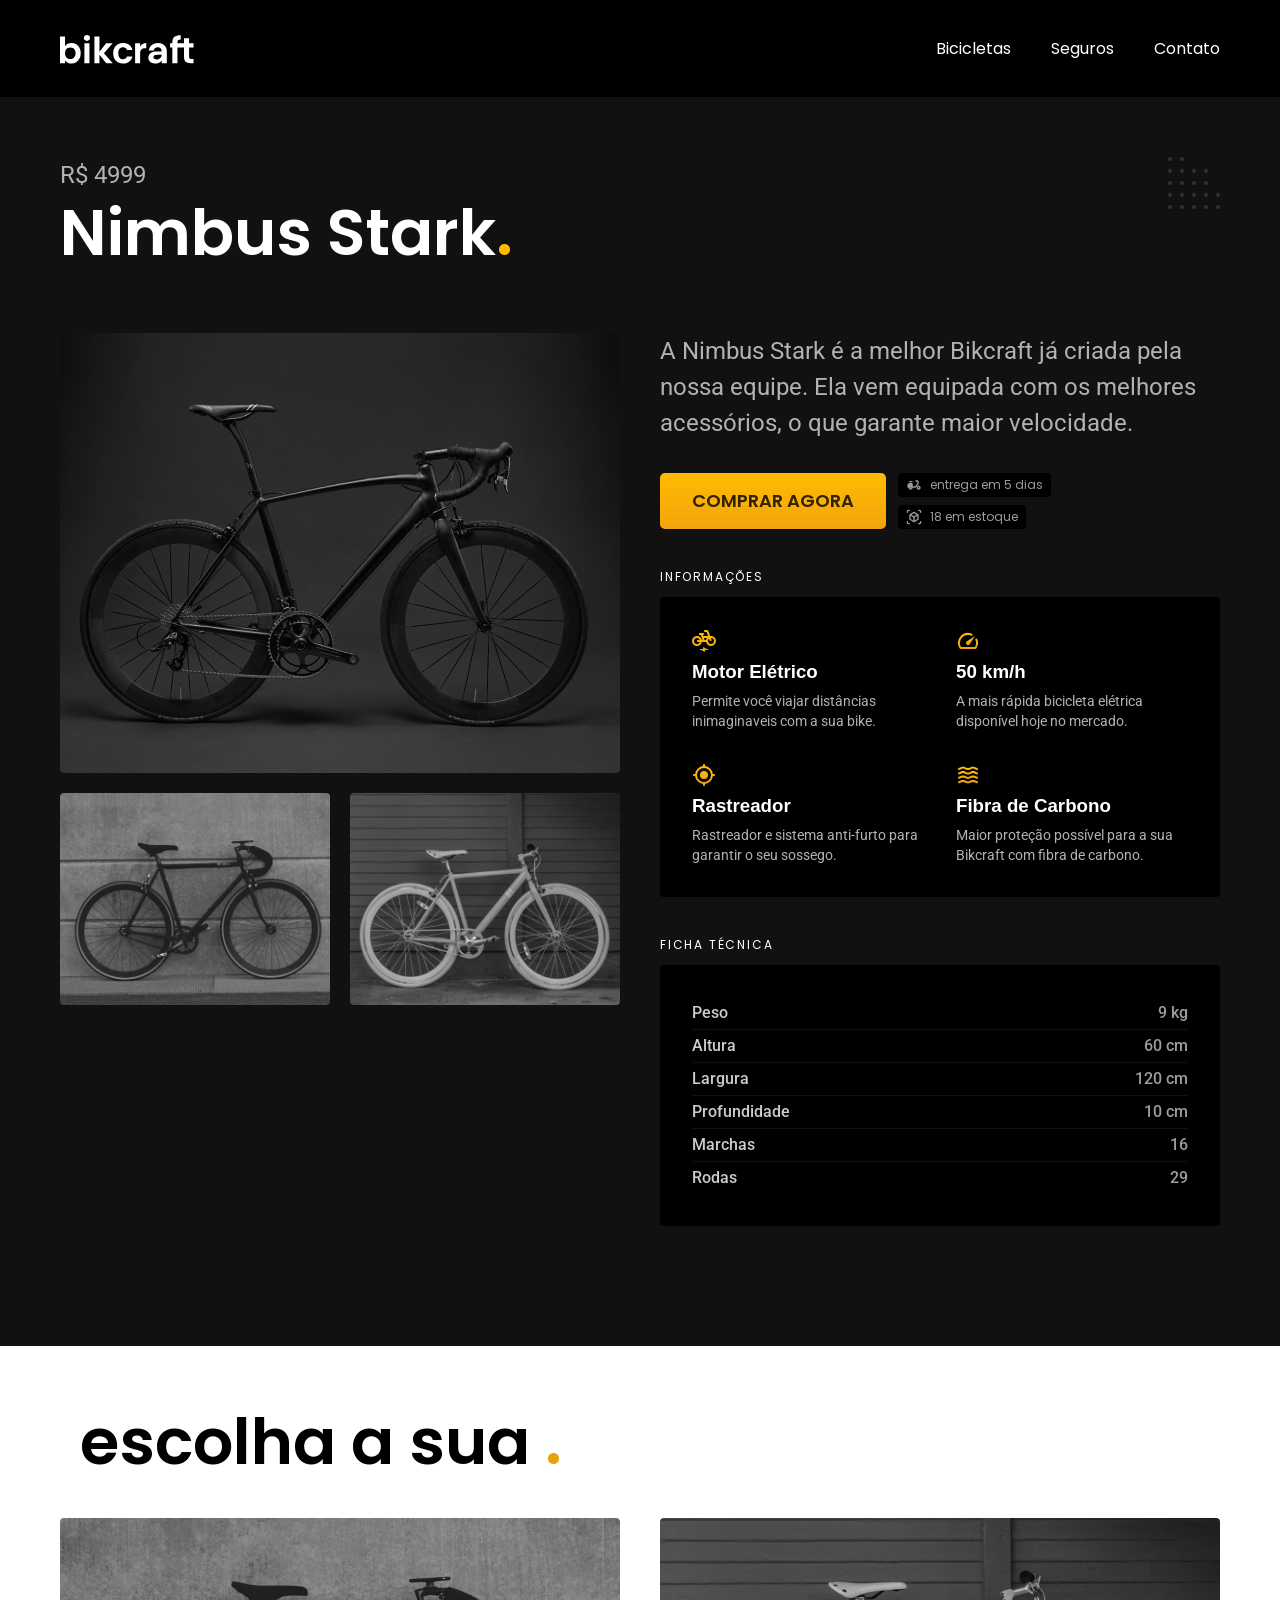
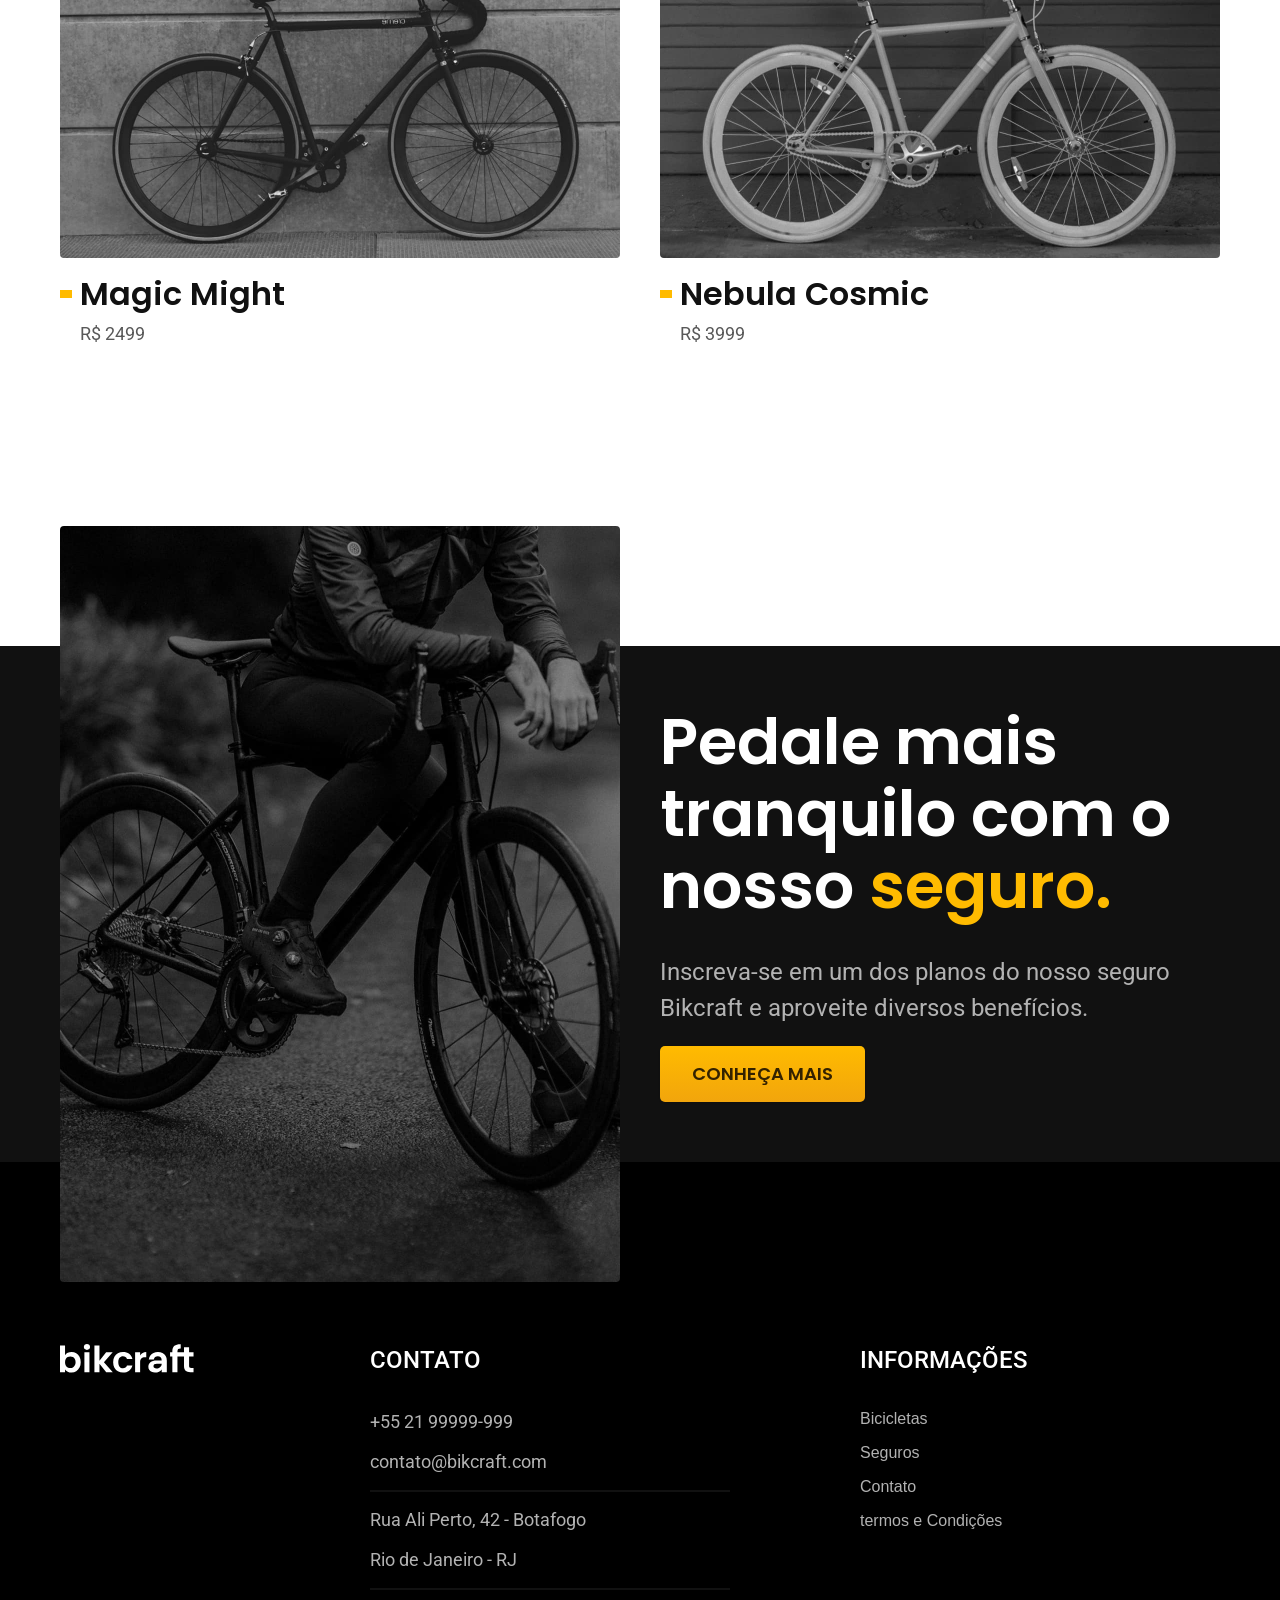
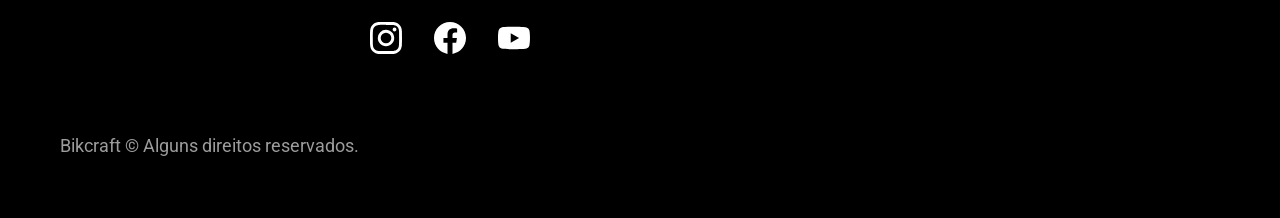
<file: bicicletas/nimbus.html>
<!DOCTYPE html>
<html lang="en">

<head>
    <meta charset="UTF-8">
    <meta name="viewport" content="width=device-width, initial-scale=1.0">
    <title>Nimbus</title>
    <meta name="description" content="Termos e Condições">
    <link rel="stylesheet" href="../css/style.min.css">
    <link rel="icon" href="../favicon 1.svg" type="image/svg+xml">
    <link rel="preload" href="../css/style.min.css" as="style">



    <link rel="preconnect" href="https://fonts.googleapis.com">
    <link rel="preconnect" href="https://fonts.gstatic.com" crossorigin>
    <link href="https://fonts.googleapis.com/css2?family=Merriweather:ital,opsz,wght@0,18..144,300..900;1,18..144,300..900&
family=Poppins:wght@400;600&family=Roboto:wght@400;500&display=swap" rel="stylesheet">
  <link rel="preconnect" href="https://fonts.googleapis.com">
    <link rel="preconnect" href="https://fonts.gstatic.com" crossorigin>
    <link href="https://fonts.googleapis.com/css2?family=Merriweather:ital,opsz,wght@0,18..144,300..900;1,18..144,300..900&
family=Poppins:wght@400;600&family=Roboto:wght@400;500&display=swap" rel="stylesheet">
<script>
        document.documentElement.classList.add('js');
    </script>
</head>

<body id="bicicleta">
    <header class="header-bg">
        <div class="header container">
            <a href="../">
                <img src="../img/bikcraft.svg" alt="Bikcraft">
            </a>
            <nav aria-label="primaria">
                <ul class="header-menu font-1-m cor-0">
                    <li><a href="../bicicletas.html">Bicicletas</a></li>
                    <li><a href="../seguros.html">Seguros</a></li>
                    <li><a href="../contat0.html">Contato</a></li>
                </ul>
            </nav>
        </div>
    </header>

    <main class="titulo-bg">
        <div class="titulo container">
            <p class="font-2-l cor-5">r$ 4999</p>
            <h1 class="font-1-xxl cor-0">Nimbus Stark<span class="cor-13">.</span></h1>
        </div>
            <div class="bicicleta container">
                <div class="bicicleta-imagens">
                    <img src="../img/bicicleta/nimbus1.jpg" alt="bicicleta 1">
                    <img src="../img/bicicleta/nimbus2.jpg" alt="bicicleta 2">
                    <img src="../img/bicicleta/nimbus3.jpg" alt="bicicleta 3">
                </div>
                <div class="bicicleta-conteudo">
                    <p class="font-2-l cor-5">
                        A Nimbus Stark é a melhor Bikcraft já criada pela nossa equipe.
                        Ela vem equipada com os melhores acessórios, o que garante maior velocidade.
                    </p>
                
                <div class="bicicleta-comprar">
                    <a class="botao" href="../orcamento.html?tipo=bikcraft&produto=nimbus">Comprar Agora</a>
                    <span class="font-1-xs cor-6"> <img src="../img/icones/entrega.svg" alt="">entrega em 5 dias</span>
                    <span class="font-1-xs cor-6"> <img src="../img/icones/estoque.svg" alt="">18 em estoque</span>
                </div>
                <h2 class="font-1-xs cor-0">Informações</h2>
                <ul class="bicicleta-informacoes">
                    <li>
                        <img src="../img/icones/eletrica.svg" alt="">
                        <h3 class="font-1-m cor-0">Motor Elétrico</h3>
                        <p class="font-2-xs cor-5">Permite você viajar distâncias inimaginaveis com a sua bike.</p>
                    </li>
                    <li>
                        <img src="../img/icones/velocidade.svg" alt="">
                        <h3 class="font-1-m cor-0">50 km/h</h3>
                        <p class="font-2-xs cor-5">A mais rápida bicicleta elétrica disponível hoje no mercado.</p>
                    </li>
                    <li>
                        <img src="../img/icones/rastreador.svg" alt="">
                        <h3 class="font-1-m cor-0">Rastreador</h3>
                        <p class="font-2-xs cor-5">Rastreador e sistema anti-furto para garantir o seu sossego.</p>
                    </li>
                    <li>
                        <img src="../img/icones/carbono.svg" alt="">
                        <h3 class="font-1-m cor-0">Fibra de Carbono</h3>
                        <p class="font-2-xs cor-5">Maior proteção possível para a sua Bikcraft com fibra de carbono.</p>
                    </li>
                </ul>
                <h2 class="font-1-xs cor-0">Ficha técnica</h2>
                <ul class="bicicleta-ficha font-2-s cor-4">
                    <li>Peso <span>9 kg</span></li>
                    <li>Altura <span>60 cm</span></li>
                    <li>Largura <span>120 cm</span></li>
                    <li>Profundidade <span>10 cm</span></li>
                    <li>Marchas <span>16</span></li>
                    <li>Rodas <span>29</span></li>
                </ul>
                </div>
            </div>
        </div>
    </main>
       <article class="bicicletas-lista container">
        <h2 class="font-1-xxl cor-12 container">escolha a sua<span class="cor-14">
                .</span></h2>

        <ul>
            <li>
                <a href="./magic.html">
                    <img src="../img/bicicletas/magic.jpg" alt="Bicicleta Preta">
                    <h3 class="font-1-xl">Magic Might</h3>
                </a>
                <span class="font-2-m cor-8">R$ 2499</span>
            </li>
          <li>
                <a href="./nebula.html">
                    <img src="../img/bicicletas/nebula.jpg" alt="Bicicleta Branca">
                    <h3 class="font-1-xl">Nebula Cosmic</h3>
                </a>
                <span class="font-2-m cor-8">R$ 3999</span>
            </li>
        </ul>
    </article>

    <article class="seguro-bg">
        <div class="seguro container">
            <div class="seguro-imagem">
                <img src="../img/fotos/seguros.jpg" alt="Pessoa na bike">
            </div>
            <div class="seguro-conteudo">
                <h2 class="font-1-xxl cor-0">Pedale mais tranquilo com o nosso <span class="cor-13">seguro.</span></h2>
                <p class="font-2-l cor-5">Inscreva-se em um dos planos do nosso seguro 
                    Bikcraft e aproveite diversos benefícios.</p>
                    <a class="botao" href="../seguros.html">Conheça mais</a>
            </div>
        </div>
    </article>

    <footer class="footer-bg">
        <div class="footer container">
            <img src="../img/bikcraft.svg" alt="Bikcraft">
            <div class="footer-contato">
                <h3 class="font-2-l-b cor-0">Contato</h3>
                <ul class="cor-5 font-2-m">
                    <li><a href=" tel:+552199999999">+55 21 99999-999</a></li>
                    <li><a href="mailto:contato@bikcraft.com">contato@bikcraft.com</a></li>
                    <li>Rua Ali Perto, 42 - Botafogo</li>
                    <li>Rio de Janeiro - RJ</li>
                </ul>
                <div class="footer-redes">
                    <a href=""><img src="../img/redes/instagram.svg" alt="Instagram"></a>
                    <a href=""><img src="../img/redes/facebook.svg" alt="Facebook"></a>
                    <a href=""><img src="../img/redes/youtube.svg" alt="Youtube"></a>
                </div>
            </div>
            <div class="footer-informacoes">
                <h3 class="font-2-l-b cor-0">Informações</h3>
                <nav>
                    <ul class="font-l-m cor-5">
                        <li><a href="../bicicletas.html">Bicicletas</a></li>
                        <li><a href="../seguros.html">Seguros</a></li>
                        <li><a href="../contato.html">Contato</a></li>
                        <li><a href="../termos.html">termos e Condições</a></li>
                    </ul>
                </nav>
            </div>
            <p class="footer-copy font-2-m cor-6">Bikcraft © Alguns direitos reservados.</p>
        </div>
    </footer>
<script src="../js/script.js"></script>
</body>

</html>
</file>
<file: css/style.min.css>
body{margin:0;font-family:Arial,Helvetica,sans-serif;color:#111}ul{padding:0;margin:0;list-style:none;list-style:img src="./img/bikcraft.svg;
}

a{
    text-decoration: none;
    color: inherit;
}

h1,
h2,
h3,
h4, 
ul, 
p,
blockquote,
dd
{
    margin: 0px;
}

img{
    max-width: 100%;
    display: block;
}

[src$=".jpg"]{
    border-radius: 4px;}.header-bg{background-color:var(--cor-12)}.header{display:flex;flex-wrap:wrap;gap:20px;justify-content:space-between;align-items:center;padding-top:20px;padding-bottom:20px}.header-menu{font-family:Poppins;font-weight:400;display:flex;flex-wrap:wrap;gap:40px}.header-menu a{padding:16px 0;display:inline-block;position:relative}.header-menu a:after{content:"";display:block;height:2px;width:0%;background-color:var(--cor-0);margin-top:4px;transition:.3s;position:absolute}.header-menu a.Ativo::after,.header-menu a:hover:after{width:100%}@media (max-width:800px){.header-menu{gap:20px}.header-menu a{background:var(--cor-11);padding:12px 16px;border-radius:5px}.header-menu a:hover{background-color:var(--cor-10)}.header-menu a:after{display:none}}@media (max-width:400){.header-menu{gap:12px}.header-menu a{padding:8px 12px;font-size:14px}.header-menu a:after{display:none}}.footer-bg{background-color:var(--cor-12)}.footer{display:grid;grid-template-columns:3fr 5fr 4fr;gap:40px;padding-top:60px;padding-bottom:60px}.footer h3{margin-bottom:32px}.footer-contato ul{margin-bottom:32px}.footer-contato li:nth-child(2n):after{content:"";display:block;max-width:360px;height:2px;background:var(--cor-11);margin-top:16px}.footer li{margin-bottom:16px}.footer-redes{display:flex;gap:32px}.footer a:hover{color:var(--cor-0)}.footer-copy{grid-column:1/-1;margin-top:40px}@media(max-width:800px){.footer>img{display:none}.footer{grid-template-columns:1fr 1fr}}@media(max-width:600){.footer{grid-template-columns:1fr;gap:60px}.footer-copy{margin-top:0}}.container{box-sizing:border-box;max-width:1200px;padding-left:20px;padding-right:20px;margin-left:auto;margin-right:auto}.botao{padding:16px 32px;background:linear-gradient(#fb0,#f2a50c);display:inline-block;border-radius:5px;color:#320;box-shadow:0 1px 2px rgba(0,0,0,.1);text-transform:uppercase;font:600 1.125rem/1.333 Poppins,sans-serif;max-width:max-content;border:none;cursor:pointer}.link{display:inline-block;color:var(--cor-13);font:500 1.5rem/1.5 Poppins,sans-serif;text-transform:uppercase}.link::after{content:"";display:block;width:100%;height:4px;background-color:currentColor}.link:hover{color:var(--cor-0)}.botao:hover{background:linear-gradient(#ffb60d,#e59317)}.botao.secundario{background:var(--cor-10);color:var(--cor-2)}.botao.secundario:hover{background:var(--cor-9)}.botao.seta{display:flex;align-items:center}.botao.seta::after{content:"";display:inline-block;width:18px;height:10px;margin-left:12px;background:url(../img/icones/seta.svg)}.botao.seta:hover::after{transform:translateX(4px)}.titulo-bg{padding-top:60px;padding-bottom:60px;background-color:var(--cor-11)}.titulo{background:url(../img/dec/top-right.svg) no-repeat top right 20px}.titulo p{margin-bottom:4px}@media(max-width:600px){.botao{padding:12px 16px;font-size:1rem}}.titulo-bg{background-color:var(--cor-11);padding-top:60px;padding-bottom:60px}.titulo{margin-bottom:4px}@media(max-width:800px){.titulo{padding-top:40px;padding-bottom:40px}.titulo p{font-size:1rem;text-transform:lowercase;font-weight:400}}.font-1-xs{font:400 0.75rem/1.333 Poppins,sans-serif}.font-2-xs{font:400 0.875rem/1.429 Roboto,sans-serif}.font-1-s{font:500 1rem/1.5 Poppins,sans-serif}.font-2-s{font:500 1rem/1.5 Roboto,sans-serif}.font-1-m-b{font:600 1.125rem/1.333 Poppins,sans-serif}.font-2-m{font:400 1.125rem/1.333 Roboto,sans-serif}.font-1-l{font:400 1.5rem/1.5 Poppins,sans-serif}.font-2-l{font:400 1.5rem/1.5 Roboto,sans-serif}.font-2-l-b{font:500 1.5rem/1.5 Roboto,sans-serif;text-transform:uppercase}.font-1-xl{font:600 2rem/1.25 Poppins,sans-serif}.font-1-xxl{font:600 4rem/1.125 Poppins,sans-serif}@media (max-width:1200px){.font-1-xxl{font-size:3rem}.font-2-l,.font-2-l-b{font-size:1.25rem}}@media (max-width:800px){.font-1-xxl{font-size:2rem}.font-1-xl,.font-2-xl{font-size:1.5rem}}:root{--cor-17:#332200;--cor-16:#664400;--cor-15:#a66f00;--cor-14:#e4a30b;--cor-13:#ffbb00;--cor-12:#000;--cor-11:#111;--cor-10:#252525;--cor-9:#404040;--cor-8:#595959;--cor-7:#707070;--cor-6:#9c9c9c;--cor-5:#b2b2b2;--cor-4:#ccc;--cor-3:#dedede;--cor-2:#ededed;--cor-1:#f7f7f7;--cor-0:#fff}.cor-17{color:var(--cor-17)}.cor-16{color:var(--cor-16)}.cor-15{color:var(--cor-15)}.cor-14{color:var(--cor-14)}.cor-13{color:var(--cor-13)}.cor-12{color:var(--cor-12)}.cor-11{color:var(--cor-11)}.cor-10{color:var(--cor-10)}.cor-9{color:var(--cor-9)}.cor-8{color:var(--cor-8)}.cor-7{color:var(--cor-7)}.cor-6{color:var(--cor-6)}.cor-5{color:var(--cor-5)}.cor-4{color:var(--cor-4)}.cor-3{color:var(--cor-3)}.cor-2{color:var(--cor-2)}.cor-1{color:var(--cor-1)}.cor-0{color:var(--cor-0)}.form{display:grid;grid-template-columns:1fr 1fr;gap:20px}.form label{display:block;font:600 1rem/1.5 Poppins,sans-serif;margin-bottom:4px}.col-2{grid-column:span 2}.form input[type=email],.form input[type=text],.form textarea{font:400 1rem/1.5 Roboto,sans-serif;background:var(--cor-1);border:1px solid var(--cor-2);border-radius:4px;width:100%;box-sizing:border-box;padding:12px}.form input[type=email],.form input[type=text]{height:44px}.form input[type=email]:focus,.form input[type=text]:focus,.form textarea:focus{outline:0;border-color:var(--cor-13);background:var(--cor-0);box-shadow:0 0 0 2px #fea}.form textarea{min-height:120px;resize:vertical}@media (max-width:600px){.form{grid-template-columns:1fr}.form .col-2{grid-column:1}}.introducao-bg{background:var(--cor-12) url("../img/dec/bottom-left.svg") no-repeat bottom 160px left 20px;box-shadow:inset 0 -120px var(--cor-0)}.introducao{display:grid;grid-template-columns:1fr 1fr;gap:0 40px}.introducao-conteudo{align-self:end;padding-bottom:200px}.introducao img{width:100%;height:100%;object-fit:cover}.introducao h1{margin-bottom:32px}.introducao p{color:var(--cor-5);margin-bottom:20px}.introducao h1 span{color:var(--cor-13)}@media (max-width:800px){.introducao-bg{background:var(--cor-11);padding-top:40px;box-shadow:inset 0 -60px var(--cor-0)}.introducao{grid-template-columns:1fr;gap:32px}.introducao-conteudo{padding-bottom:0}.introducao h1{margin-bottom:16px}.introducao-img{height:300px;width:100%}}.tecnologia-bg{background-color:var(--cor-11);box-shadow:inset 0 80px var(--cor-0),inset 0 -80px var(--cor-0)}.tecnologia{display:grid;grid-template-columns:1fr 1fr;gap:40px}.tecnologia-imagem img{width:100%;height:100%;object-fit:cover;object-position:left}.tecnologia-conteudo{padding-top:160px;padding-bottom:160px}.tecnologia-conteudo>span{display:block;margin-bottom:20px}.tecnologia-conteudo h2{margin-bottom:32px}.tecnologia-conteudo>p{margin-bottom:20px}.tecnologia-conteudo a{margin-bottom:80px}.tecnologia-vantagens{display:flex;gap:40px}.tecnologia-vantagens{margin-bottom:8px}.tecnologia-vantagens h3{margin-bottom:8px;width:max-content}.tecnologia-vantagens img{width:24px;margin-bottom:8px}@media(Max-width:800px){.tecnologia-bg{box-shadow:initial}.tecnologia{grid-template-columns:1fr}.tecnologia-conteudo{padding-top:60px;padding-bottom:60px}.tecnologia-imagem img{display:none}.tecnologia-conteudo a{margin-bottom:60px}}@media(max-width:600){.tecnologia-vantagens{flex-direction:column}}.parceiros{padding-top:60px;padding-bottom:120px}.parceiros h2{margin-bottom:60px}.parceiros ul{padding:0 20px;max-width:1400px;display:grid;grid-template-columns:repeat(4,1fr);margin:0 auto}.parceiros li{display:flex;padding:32px;border-left:2px solid var(--cor-2)}.parceiros img{margin:auto}.parceiros li:first-child{border-left:none}.parceiros li:nth-child(5){border-left:none}.parceiros li:nth-child(n+5){border-top:2px solid var(--cor-2)}@media(max-width:800px){.parceiros{padding-bottom:60px}.parceiros li{padding:20px}.parceiros h2{margin-bottom:20px}.parceiros ul{grid-template-columns:repeat(2,1fr)}.parceiros li:nth-child(n+3){border-top:2px solid var(--cor-2)}.parceiros li:nth-child(odd){border-left:none}}.depoimento{display:grid;grid-template-columns:1fr 1fr;background-color:var(--cor-13)}.depoimento img{width:100%;height:100%;object-fit:cover;border-radius:0;overflow:hidden}.depoimento-conteudo{padding:40px 40px 80px 80px;align-self:end;background:url(../img/dec/bottom-right-p.svg) no-repeat bottom 40px right 40px}.depoimento-conteudo p{font-family:Merriweather,serif;font-style:italic;font-weight:900;margin-bottom:32px;max-width:32ch;position:relative}.depoimento p::before{content:'“';font-size:5rem;color:var(--cor-14);position:absolute;left:-50px;top:-20px}.depoimento p::after{content:'”';font-size:5rem;color:var(--cor-14);position:absolute}@media(min-width:800px){.depoimento img{max-height:520px}}@media(max-width:800px){.depoimento{grid-template-columns:1fr;text-align:center}.depoimento-conteudo{padding:40px 20px;justify-self:center}.depoimento img{max-height:200px}}.bicicletas-lista{padding-top:60px;padding-bottom:120px}.bicicletas-lista ul{margin-bottom:40px}.bicicletas-lista h2{margin-bottom:40px}.bicicletas-lista ul{display:flex;gap:40px;padding:0 20px 20px;max-width:1400px;margin-left:auto;margin-right:auto;overflow-x:auto}#bicicleta .bicicletas-lista ul{padding:0 0 20px 0}.bicicletas-lista li{min-width:280px}.bicicletas-lista a{display:block}.bicicletas-lista img{margin-bottom:16px}.bicicletas-lista h3{margin-bottom:8px;display:flex;align-items:center}.bicicletas-lista h3::before{content:"";background-color:var(--cor-13);height:8px;width:12px;margin-right:8px;display:inline-block;transition:width .2s}.bicicletas-lista a:hover h3::before{width:24px}.bicicletas-lista li span{padding-left:20px}@media (max-width:800px){.bicicletas-lista{padding-bottom:60px}.bicicletas-lista ul{gap:20px}}.bicicletas-bg{background:linear-gradient(to right,var(--cor-0) 30%,var(--cor-11) 0)}.bicicletas{display:grid;grid-template-columns:1fr 1fr;gap:40px;padding-top:60px;padding-bottom:60px;background:url("../img/dec/top-right.svg") no-repeat top 40px right 20px}.bicicletas-imagem span{background:var(--cor-12);padding:8px 16px 8px 8px;display:inline-block;position:absolute;top:20px;right:1px;border-radius:4px 0 0 4px}.bicicletas-imagem{position:relative}.bicicletas-conteudo{display:grid;grid-template-columns:1fr auto;align-content:start;align-content:start}.bicicletas-conteudo h2,.bicicletas-conteudo p{grid-column:1/-1}.bicicletas h2{margin-bottom:20px}.bicicletas h2::before{content:"";display:block;width:12px;height:8px;margin-bottom:8px;background-color:var(--cor-13)}.bicicletas h2+p{margin-bottom:32px}.bicicletas a{place-self:end}.bicicletas li{display:flex;align-items:center}.bicicletas ul{display:grid;gap:16px}.bicicletas-conteudo img{width:24px;margin-right:8px}@media (max-width:800px){.bicicletas-bg{background:var(--cor-11)}.bicicletas{grid-template-columns:1fr;gap:20px;padding-top:40px;padding-bottom:40px}}@media (max-width:600px){.bicicletas-conteudo{grid-template-columns:1fr}.bicicletas ul{grid-template-columns:1fr 1fr;margin-bottom:32px;font-size:1rem}.bicicletas a{place-self:start}}.bicicleta{display:grid;grid-template-columns:1fr 1fr;align-items:start;gap:40px;padding-top:60px;padding-bottom:60px}#bicicleta .titulo p{text-transform:uppercase}.bicicleta-imagens{display:flex;flex-wrap:wrap;gap:20px}.bicicleta-imagens img{flex:1;min-width:200px}.bicicleta-imagens img:first-child{min-width:100%}.bicicleta-conteudo>p{margin-bottom:32px}.bicicleta-comprar{display:grid;grid-template-columns:max-content auto;align-items:center;justify-items:start;gap:8px 12px;margin-bottom:40px}.bicicleta-comprar a{grid-row:span 2}.bicicleta-comprar span{display:flex;align-items:center;background-color:var(--cor-12);padding:4px 8px;border-radius:4px;gap:8px}.bicicleta-conteudo h2{text-transform:uppercase;letter-spacing:.15em;margin-bottom:12px}.bicicleta-ficha,.bicicleta-informacoes{padding:32px;background-color:var(--cor-12);border-radius:4px}.bicicleta-informacoes{margin-bottom:40px;display:grid;grid-template-columns:1fr 1fr;gap:32px}.bicicleta-informacoes img{width:24px;margin-bottom:8px}.bicicleta-informacoes h3{margin-bottom:8px}.bicicleta-ficha li{padding:4px 0;display:flex;justify-content:space-between;border-bottom:1px solid var(--cor-11)}.bicicleta-ficha li:last-child{border-bottom:none}.bicicleta-ficha span{color:var(--cor-6)}@media(max-width:800px){.bicicleta{grid-template-columns:1fr;padding-top:40px;padding-bottom:40px}.bicicleta-imagens{grid-row:2}}@media(max-width:400px){.bicicleta-informacoes{grid-template-columns:1fr}.bicicleta-comprar{grid-template-columns:1fr}}.seguro-bg{background-color:var(--cor-11);box-shadow:inset 0 120px var(--cor-0),inset 0 -120px var(--cor-12)}.seguro{display:grid;grid-template-columns:1fr 1fr;gap:40px}.seguro-imagem img{width:100%;height:100%;object-fit:cover}.seguro-conteudo{padding-top:180px;padding-bottom:180px}.seguro h2{margin-bottom:32px}.seguro p{margin-bottom:20px}@media(max-width:800px){.seguro-bg{box-shadow:inset 0 -60px var(--cor-12)}.seguro{grid-template-columns:1fr}.seguro-conteudo{grid-row:1;padding-top:40px;padding-bottom:0}}.seguros-bg{background:#111}.seguros{padding-top:60px;padding-bottom:60px;display:grid;grid-template-columns:1fr 1fr;gap:40px;align-items:center}#seguros .seguros{padding-top:0}.seguros h2{grid-column:1/-1}.seguros-item{background-color:var(--cor-12);padding:32px 32px 32px 60px;display:grid;grid-template-columns:1fr auto;border-radius:4px}.seguros-item h3{margin-bottom:40px}.seguros-item span{grid-column:2;display:block;text-align:right}.seguros-item ul{grid-column:1/-1;margin-bottom:32px}.seguros-item li{display:flex;align-items:center;position:relative}.seguros-item li+li{margin-top:20px}.seguros-item li::before{content:"";display:block;width:13px;height:9px;background-image:url("../img/icones/lista.svg");position:absolute;left:-21px}.seguros-item a{grid-column:1/-1}@media(max-width:800px){.seguros{grid-template-columns:1fr}}.vantagens-bg{background:var(--cor-12)}.vantagens{padding-top:120px;padding-bottom:120px}.vantagens h2{margin-bottom:60px}.vantagens ul{display:grid;grid-template-columns:repeat(auto-fit,minmax(280px,max-content));gap:40px 80px}.vantagens h3,.vantagens img{margin-bottom:8px}@media(max-width:800px){.vantagens{padding:60px;padding-bottom:60px}.vantagens h2{margin-bottom:40px}.vantagens ul{gap:20px}}.perguntas{padding-top:120px;padding-bottom:120px}.perguntas h2{margin-bottom:60px}.perguntas dl>div{padding:20px;border-radius:4px}.perguntas dl>div:nth-child(odd){background-color:var(--cor-1)}.perguntas button{display:grid;grid-template-columns:auto 1fr auto;align-items:center;gap:8px;border:none;background:0 0;width:100%;text-align:left}.perguntas button::before{content:"";display:inline-block;width:12px;height:8px;background-color:var(--cor-13)}.perguntas button::after{content:"";display:inline-block;width:14px;height:6px;background:url(../img/icones/seta-abrir.svg)}.perguntas button:hover::after,.perguntas button[aria-expanded=true]::after{transform:rotate(180deg);transition:.3s}.js .perguntas dd{display:none}.js .perguntas dd.ativa{display:block}.perguntas dd{padding-left:20px;padding-top:16px;max-width:80ch}@media (max-width:800px){.perguntas{padding-top:60px;padding-bottom:60px}.perguntas h2{margin-bottom:40px}}#contato{background:linear-gradient(var(--cor-11) 600px,var(--cor-1) 0)}.contato{display:grid;grid-template-columns:5fr 7fr}.contato-dados,.contato-formulario{padding:60px;box-shadow:0 1px 2px rgba(0,0,0,.1)}.contato-dados{background:var(--cor-12) url(../img/dec/bottom-left.svg) no-repeat bottom 20px left 20px;border-radius:5px 0 0 5px}.contato-formulario{background:var(--cor-0);border-radius:0 5px 5px 0 url(../img/dec/bottom-right.svg) no-repeat bottom 20px right 20px}.contato-dados h2{margin-bottom:60px}.contato-endereco{background:url("../img/icones/local.svg") no-repeat 0 2px;margin-bottom:32px;padding-left:28px}.contato-endereco p{margin-bottom:8px}.contato-meios a{display:block;max-width:max-content;margin-bottom:8px;padding-left:28px}.contatos-meios a:hover{color:var(--cor-0)}.contato-meios a:first-child{background:url("../img/icones/email.svg") no-repeat 0 2px;margin-bottom:32px;padding-left:28px}.contato-meios a:nth-child(2){margin-bottom:32px}.contato-meios a:nth-child(3){background:url("../img/icones/telefone.svg") no-repeat 0 2px;margin-bottom:60px}.contato-redes{display:flex;gap:32px;padding-left:28px}@media(max-width:800px){.contato{grid-template-columns:1fr}.contato-dados,.contato-formulario{padding:20px}.contato-dados{border-radius:5px 5px 0 0;background:var(--cor-12)}.contato-formulario{border-radius:0 0 5px 5px}.contato-dados h2,.contato-meios a:nth-child(3){margin-bottom:32px}.contato-redes{margin-bottom:12px}}.lojas{display:grid;grid-template-columns:1fr 1fr;gap:0 40px;padding-top:120px;padding-bottom:120px}.lojas h2{grid-column:1/-1;margin-bottom:60px}.lojas img{border-radius:4px 4px 0 0}.lojas-item{border-radius:4px;background:var(--cor-0);box-shadow:0 1px 2px rgba(0,0,0,.1)}.loja-conteudo{display:grid;grid-template-columns:1fr 1fr;gap:32px 16px;padding:32px}.loja-conteudo h3,.lojas-tempo{grid-column:1/-1}.loja-dados{display:grid;gap:8px;border-left:2px solid var(--cor-2);padding-left:12px}.lojas-tempo{display:flex;align-items:center;gap:8px}@media(max-width:800px){.lojas{gap:20px;padding-top:60px;padding-bottom:60px}.lojas h2{margin-bottom:32px}.loja-conteudo{grid-template-columns:1fr}}@media(max-width:800px){.lojas{grid-template-columns:1fr}}#orcamento{background:linear-gradient(var(--cor-11) 600px,var(--cor-1) 0)}.orcamento{display:grid;grid-template-columns:5fr 7fr;padding-bottom:120px}.orcamento h2{text-transform:uppercase;position:relative;display:flex;align-items:center}.orcamento h2::before{content:"";display:inline-block;width:4px;height:8px;background-color:var(--cor-13);position:absolute;left:-12px}.orcamento-dados,.orcamento-produto{padding:60px;box-shadow:0 1px 2px rgba(0,0,0,.1)}.orcamento-produto{border-radius:5px 0 0 5px;background:var(--cor-12) url("../img/dec/bottom-left.svg") no-repeat bottom 20px left 20px;display:grid;grid-template-columns:1fr 1fr;gap:20px;align-content:start}.orcamento-produto>*{grid-column:1/-1}.orcamento-produto>label{grid-column:initial}.orcamento-produto label{font:400 1rem/1.5 Poppins,sans-serif;color:var(--cor-4);background-color:var(--cor-10);padding:12px 16px;border-radius:4px;cursor:pointer;display:grid;grid-template-columns:auto 1fr auto;align-items:center;border:1px solid var(--cor-10)}.orcamento-produto input:checked+label{background:var(--cor-0);color:var(--cor-11)}.orcamento-produto label::before{content:"";display:inline-block;box-sizing:border-box;width:12px;height:12px;border:1px solid var(--cor-6);border-radius:50%;margin-right:8px}.orcamento-produto input:checked+label::before{border-color:var(--cor-7);box-shadow:inset 0 0 0 3px var(--cor-0),inset 0 0 0 6px var(--cor-7)}.orcamento-produto label:hover{background-color:var(--cor-9);border-color:var(--cor-9)}.orcamento-produto input:focus+label{box-shadow:0 0 0 2px var(--cor-13);border-color:var(--cor-12)}.orcamento-produto label span{display:none}.orcamento-produto input:checked+label span{display:inline-block}.orcamento-produto input{opacity:0;position:absolute;pointer-events:none}.orcamento-dados{border-radius:0 5px 5px 0;background:var(--cor-0) url("../img/dec/bottom-right.svg") no-repeat bottom 20px right 20px}.orcamento-conteudo{display:none}.orcamento-conteudo h2,.orcamento-dados h2:nth-of-type(n+2){margin-top:20px}#bikcraft:checked~#orcamento-bikcraft,#seguro:checked~#orcamento-seguro{display:grid;gap:20px}.orcamento-detalhes{display:none;background:var(--cor-0);padding:20px;grid-template-columns:1fr 1fr;border-radius:4px;align-items:center}.orcamento-detalhes li{display:flex;align-items:center;margin-bottom:8px}.orcamento-detalhes li img{width:16px;margin-right:8px}.orcamento-produto input:checked+label+.orcamento-detalhes{display:grid}@media (max-width:1200px){.orcamento-dados,.orcamento-produto{padding:32px}}@media (max-width:800px){.orcamento{grid-template-columns:1fr}.orcamento-produto{border-radius:5px 5px 0 0;background:var(--cor-12)}.orcamento-dados{border-radius:0 0 5px 5px}}@media (max-width:400px){.orcamento-produto{grid-template-columns:1fr}}.termos{padding-top:80px;padding-bottom:80px}.termos h2{font-weight:600;margin-bottom:20px}.termos p+h2{margin-top:60px}.termos p{margin-bottom:24px;max-width:75ch}
</file>
